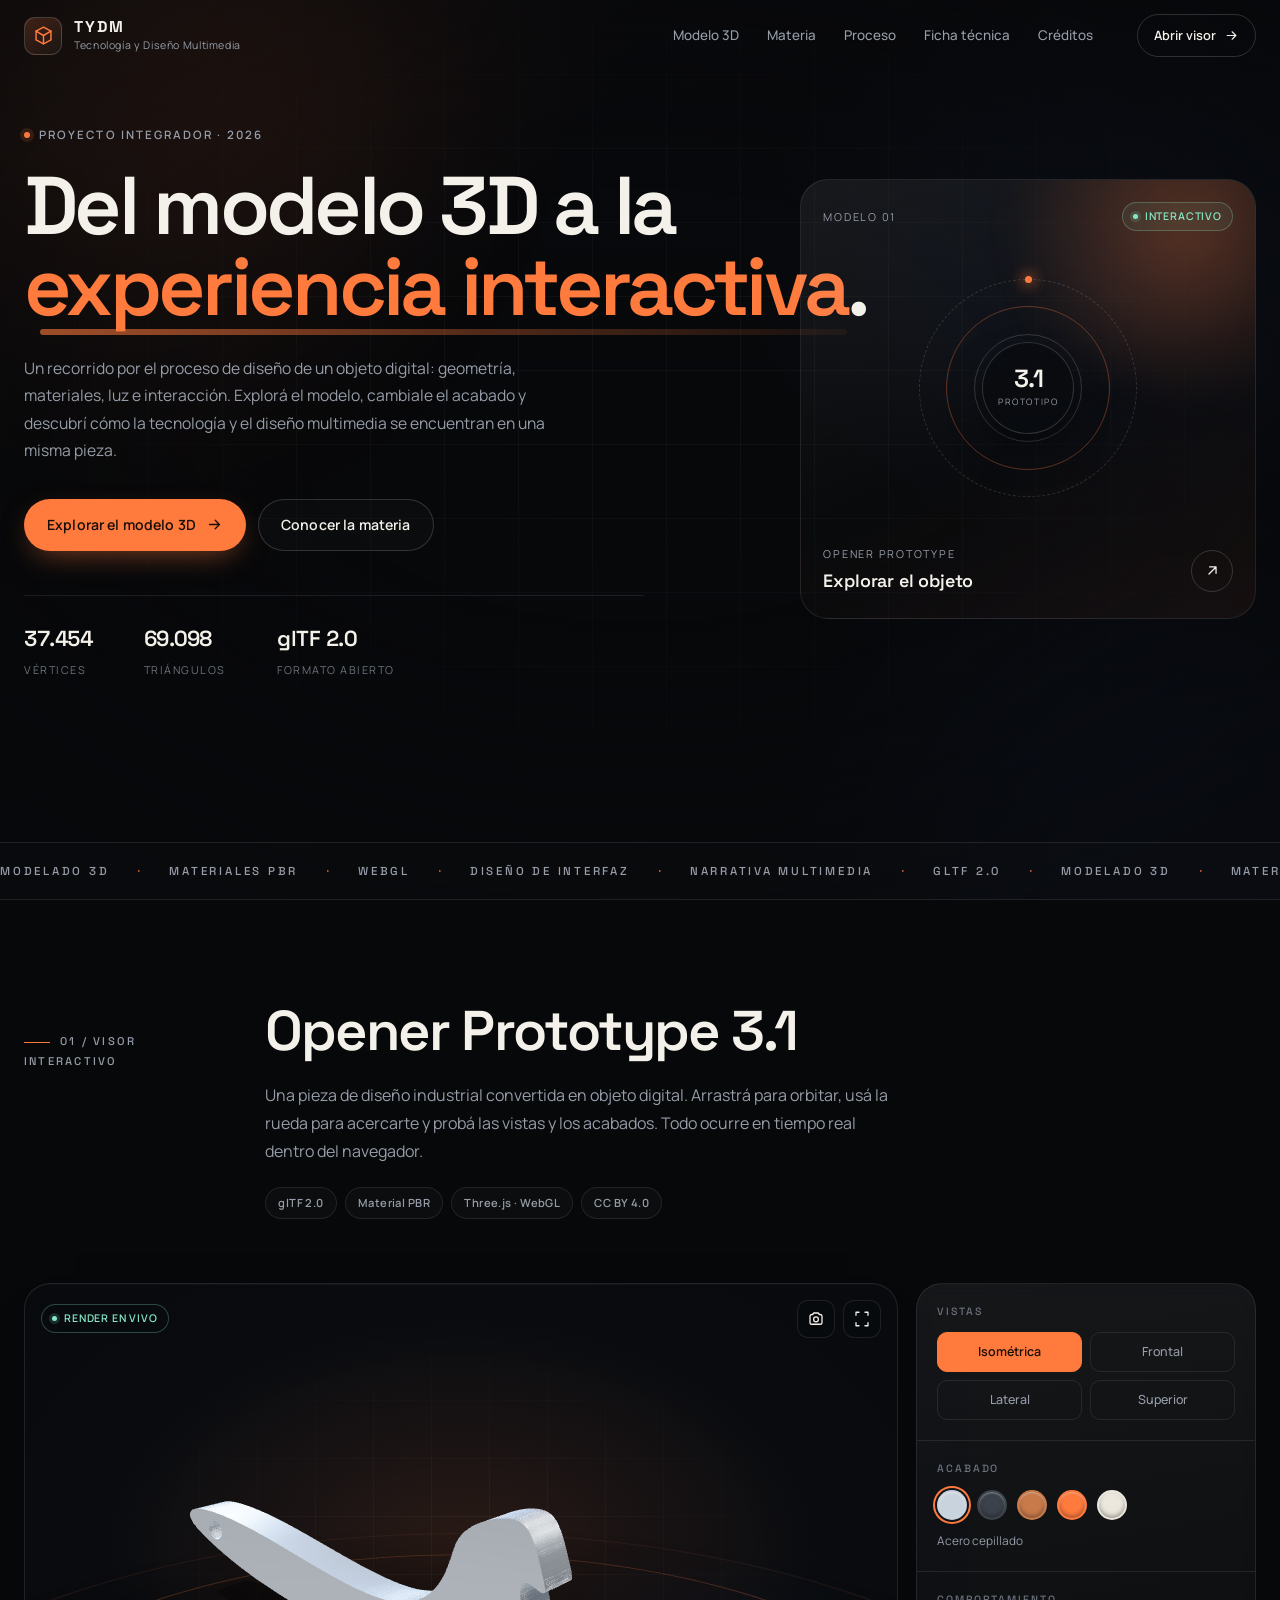
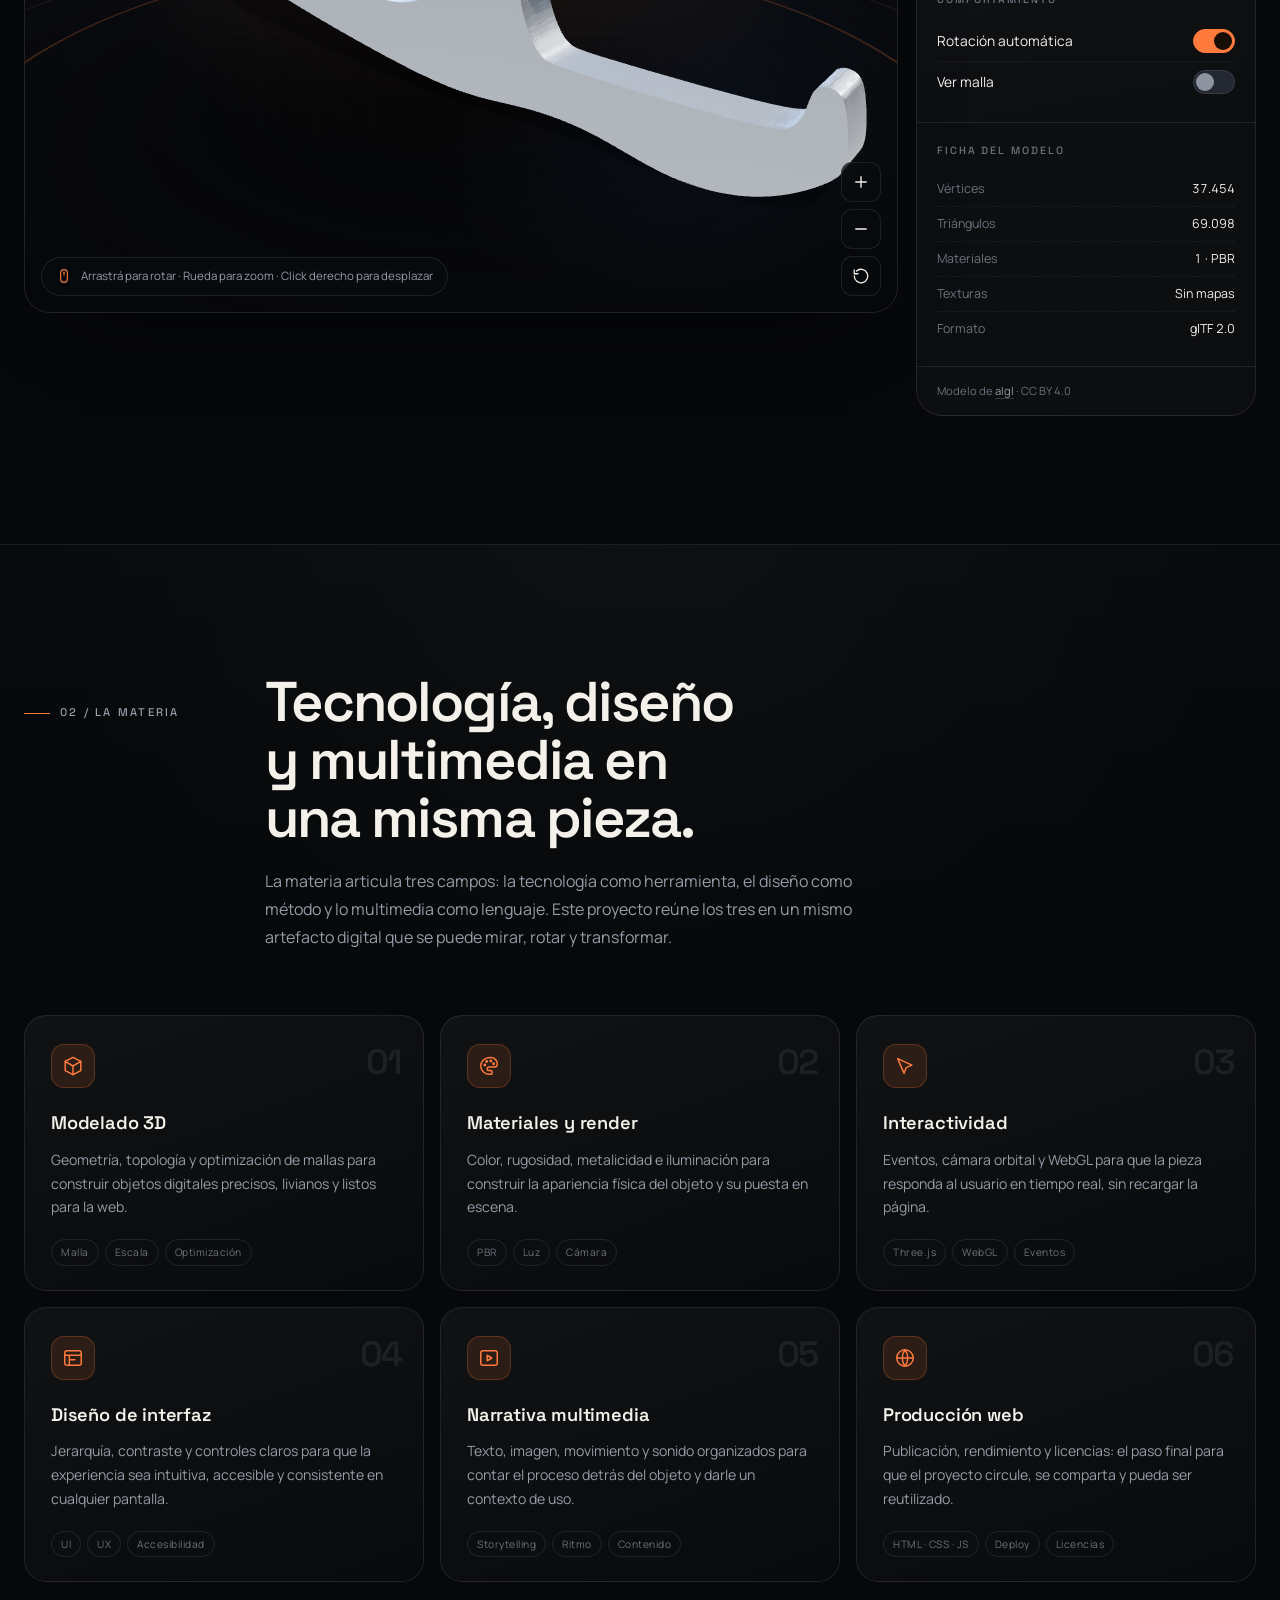
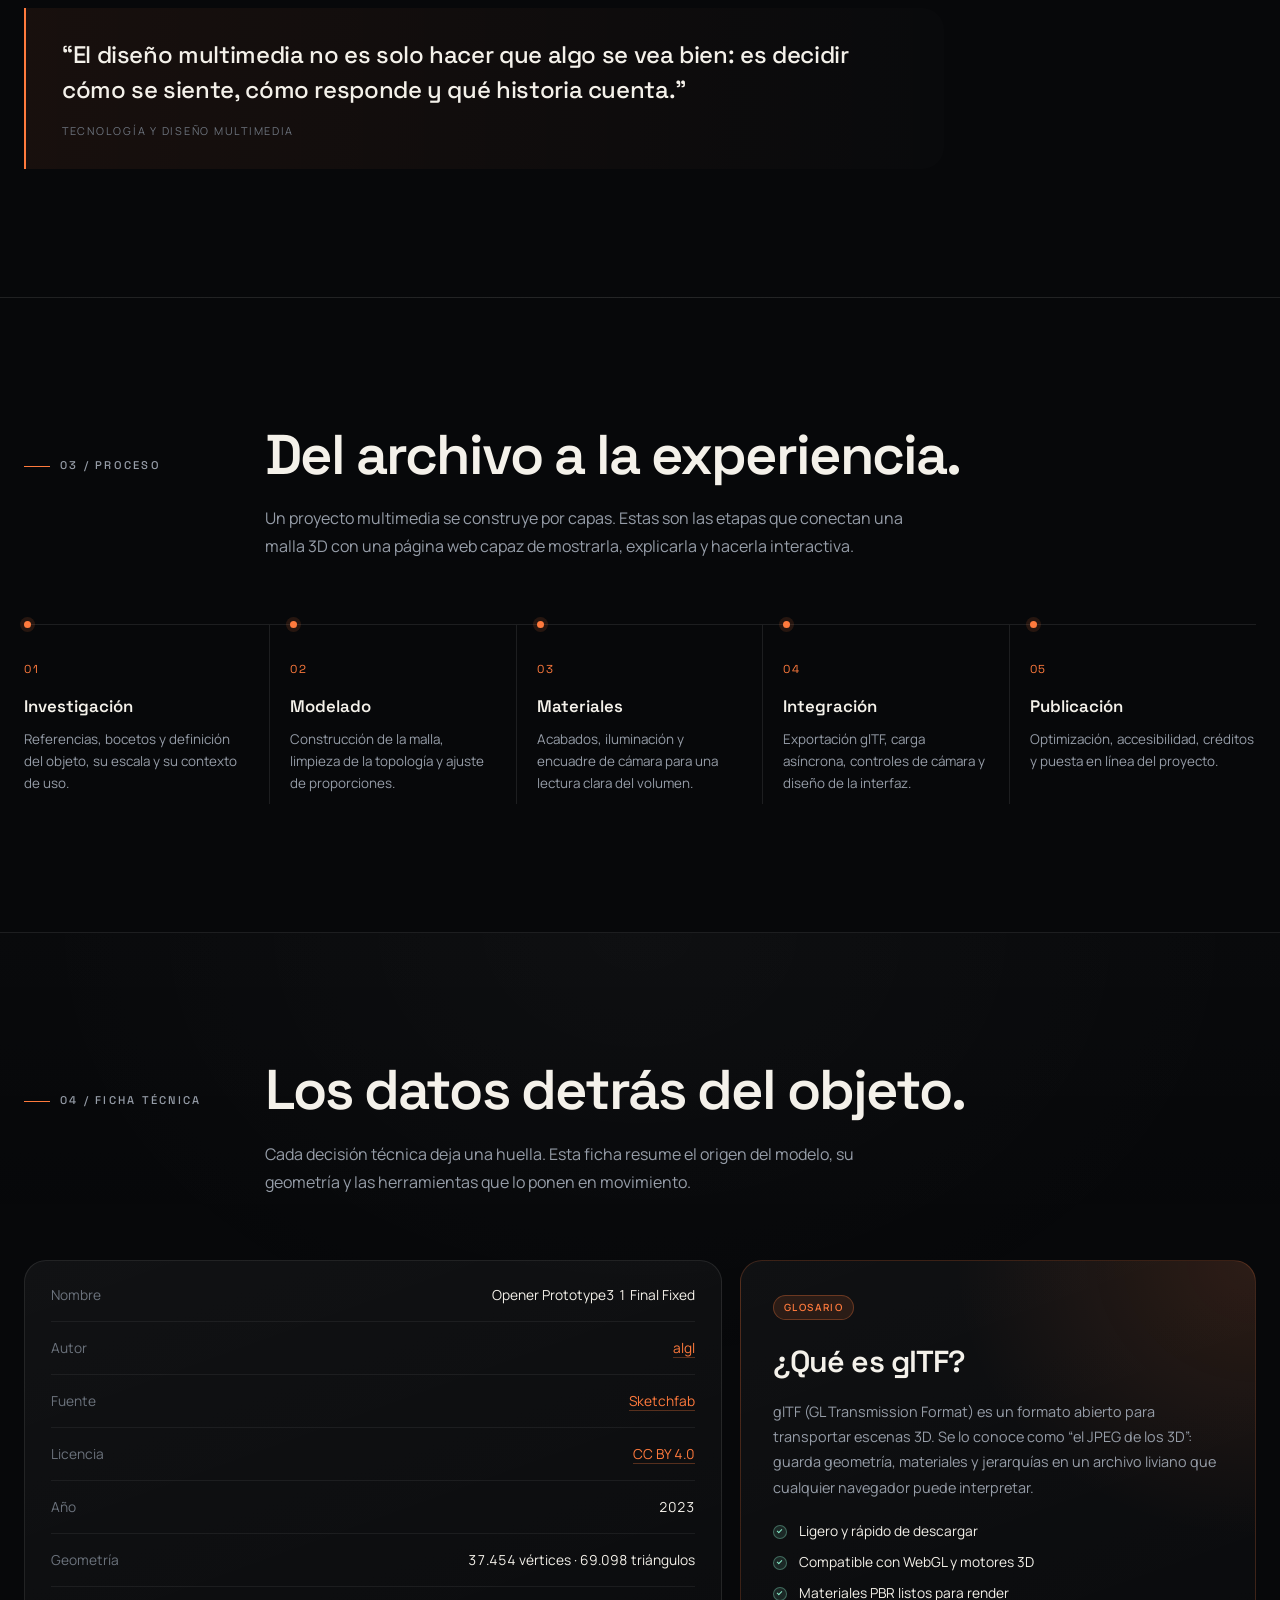
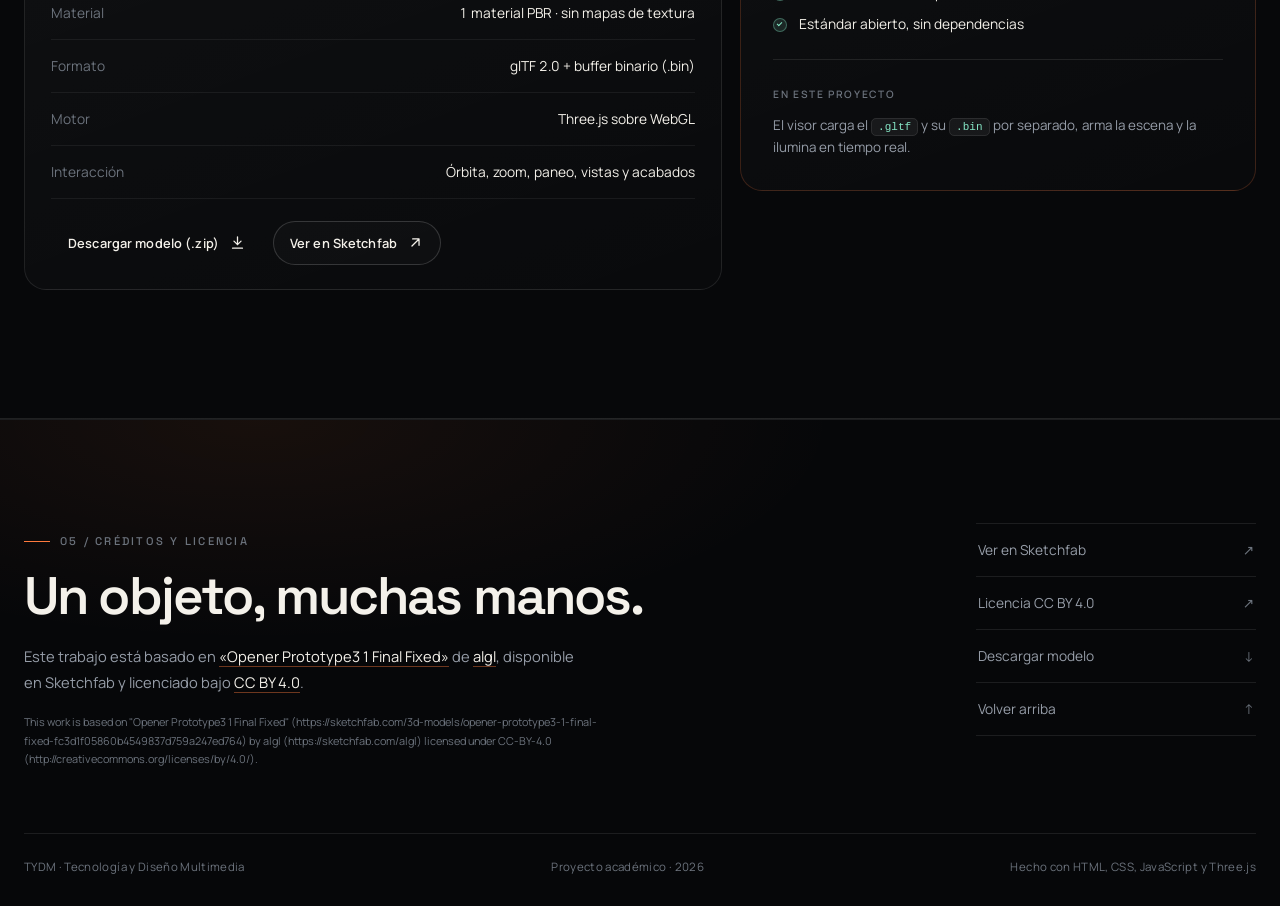
<file: index.html>
<!DOCTYPE html>
<html lang="es">
<head>
  <meta charset="UTF-8">
  <meta name="viewport" content="width=device-width, initial-scale=1.0">
  <meta http-equiv="refresh" content="0; url=./docs/">
  <title>TYDM · Redirigiendo al visor...</title>
  <script>
    window.location.replace("./docs/");
  </script>
</head>
<body style="background:#07080a;color:#f4f1ea;font-family:sans-serif;display:grid;place-items:center;min-height:100vh;margin:0;">
  <p>Redirigiendo a <a href="./docs/" style="color:#ff7a3d;">TYDM / docs</a>...</p>
</body>
</html>
</file>
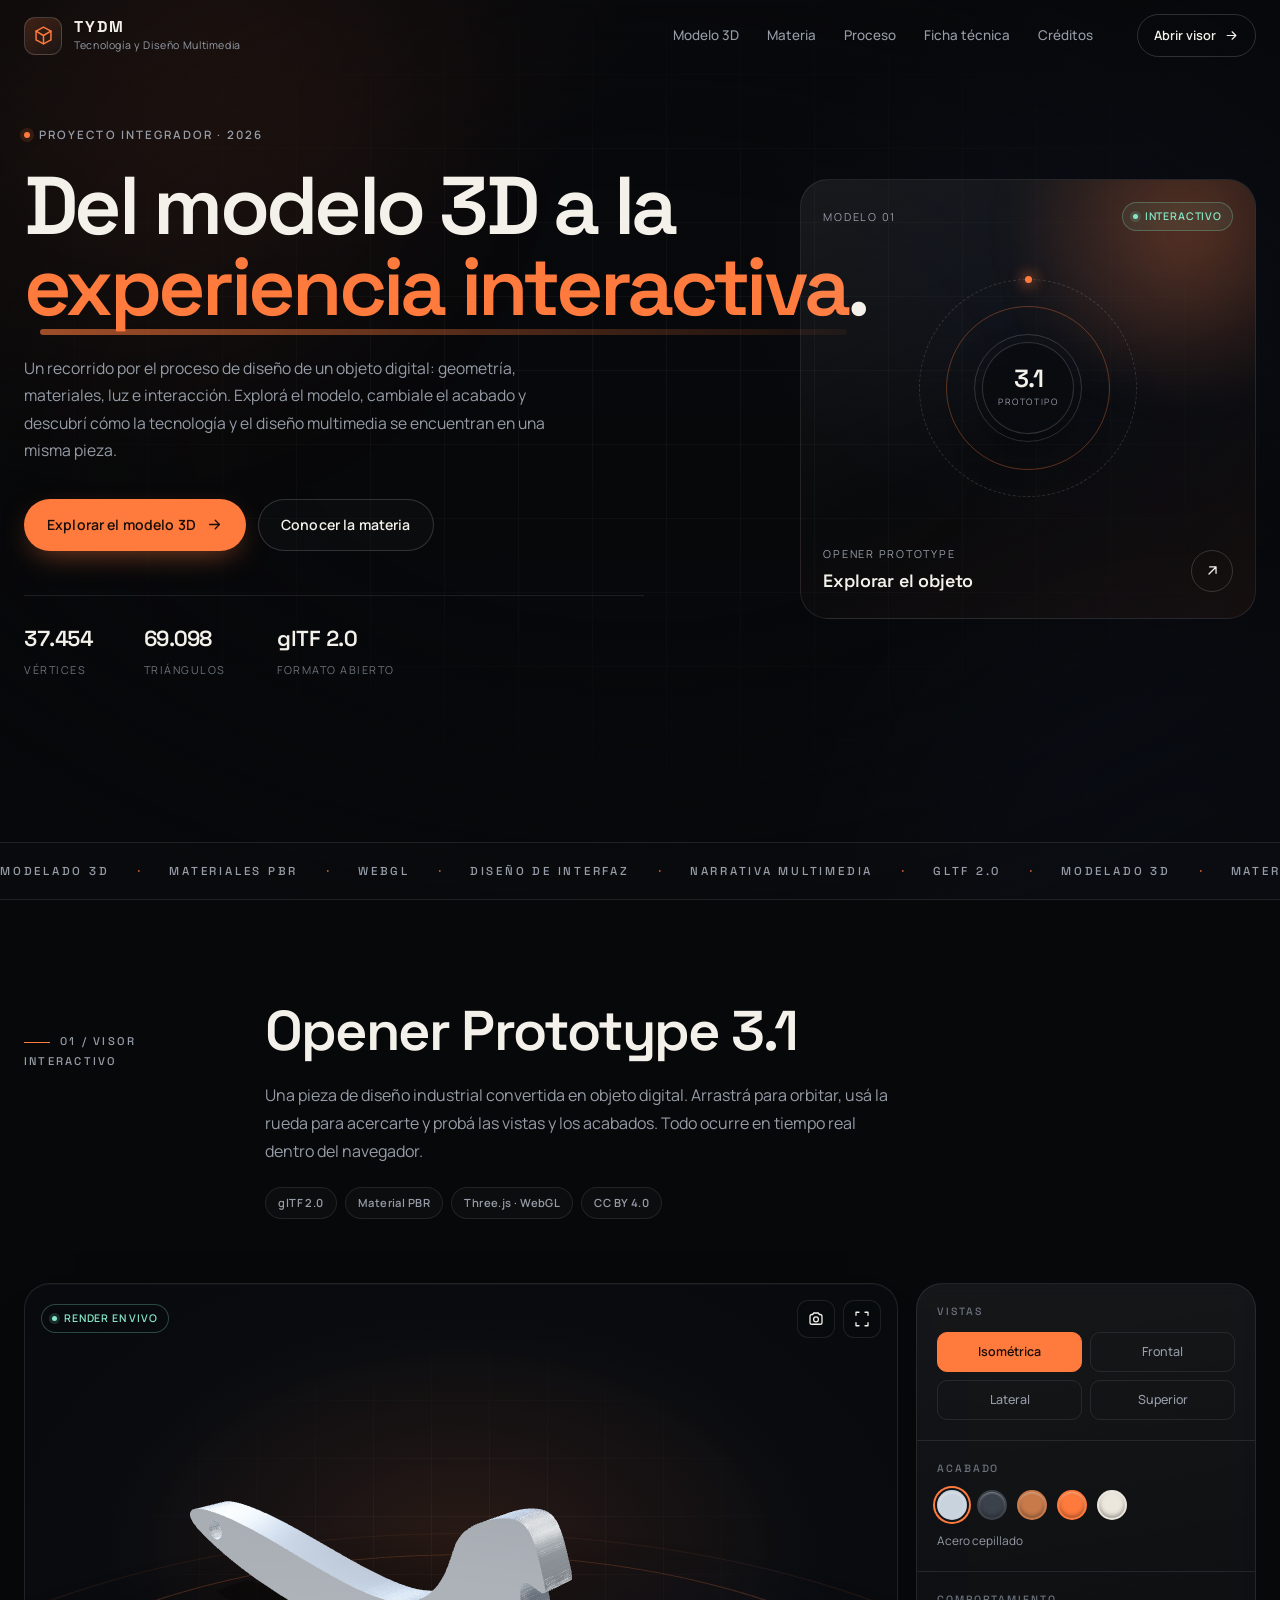
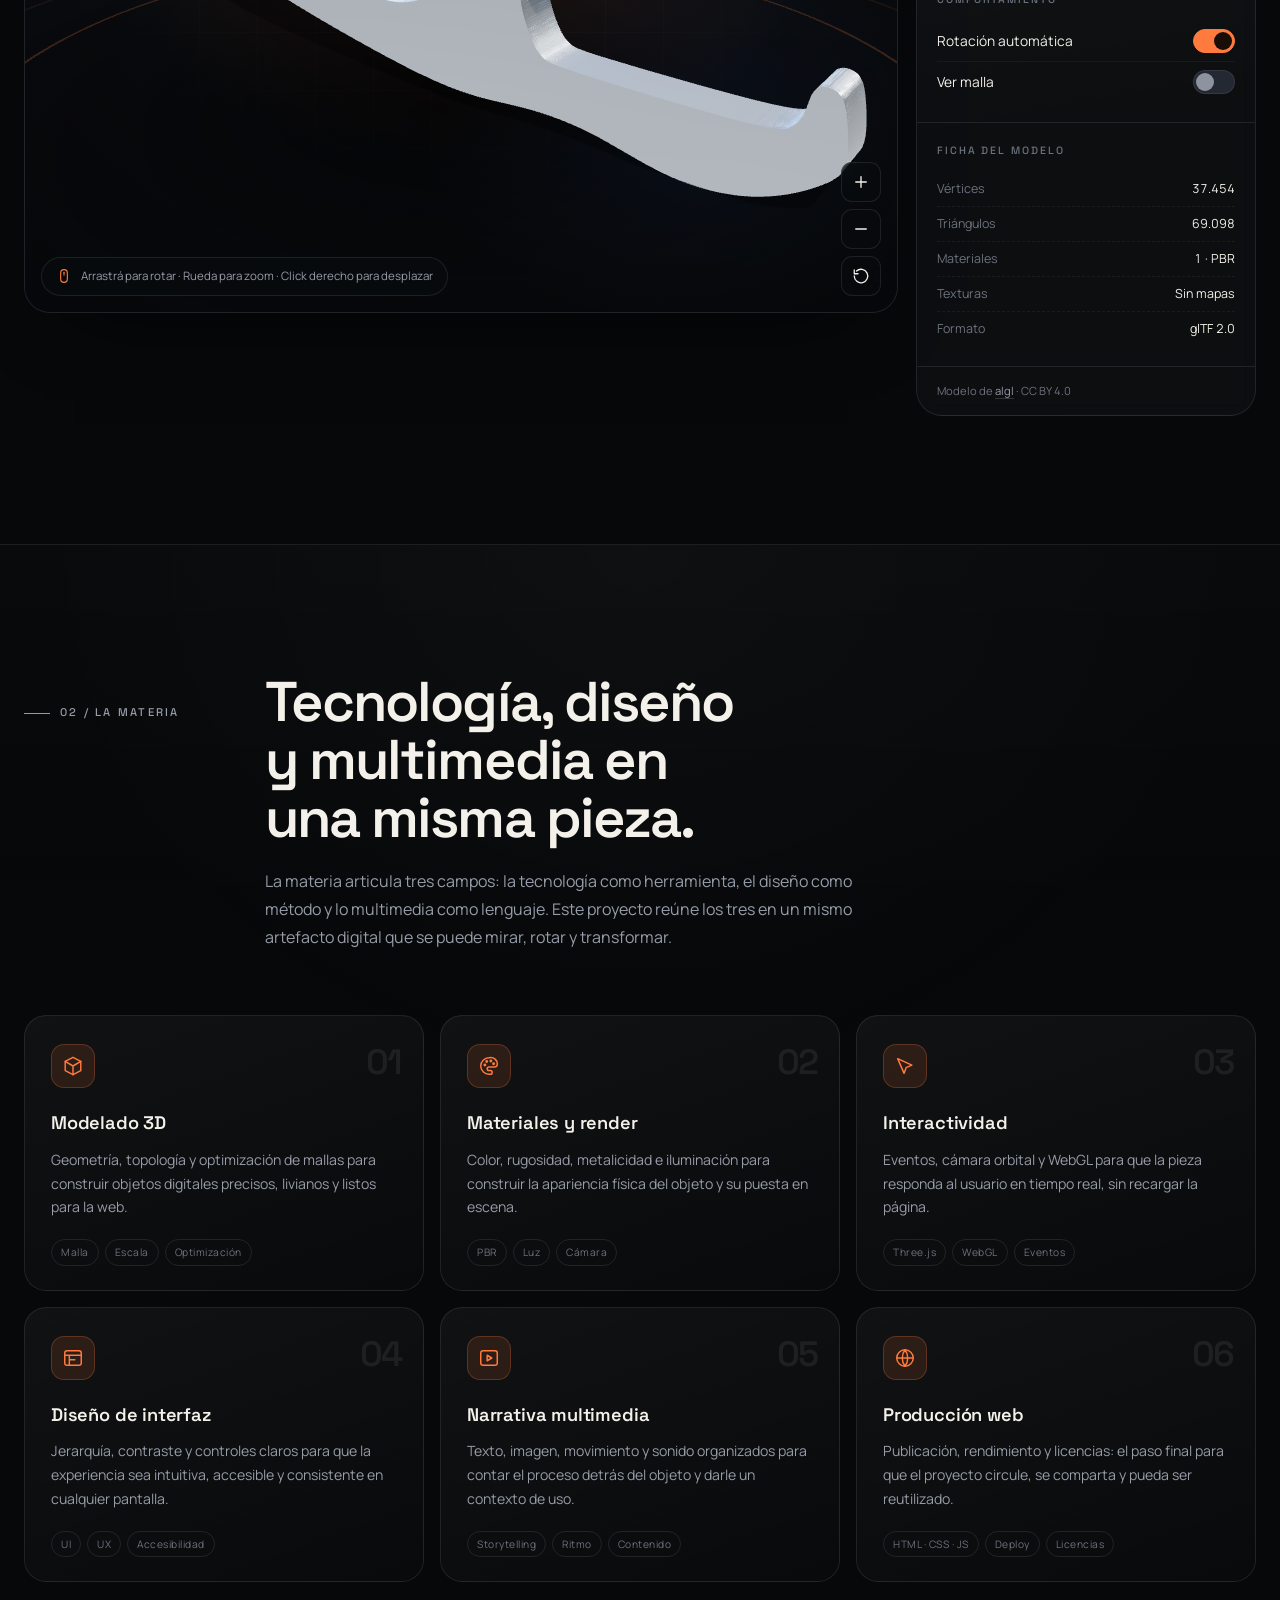
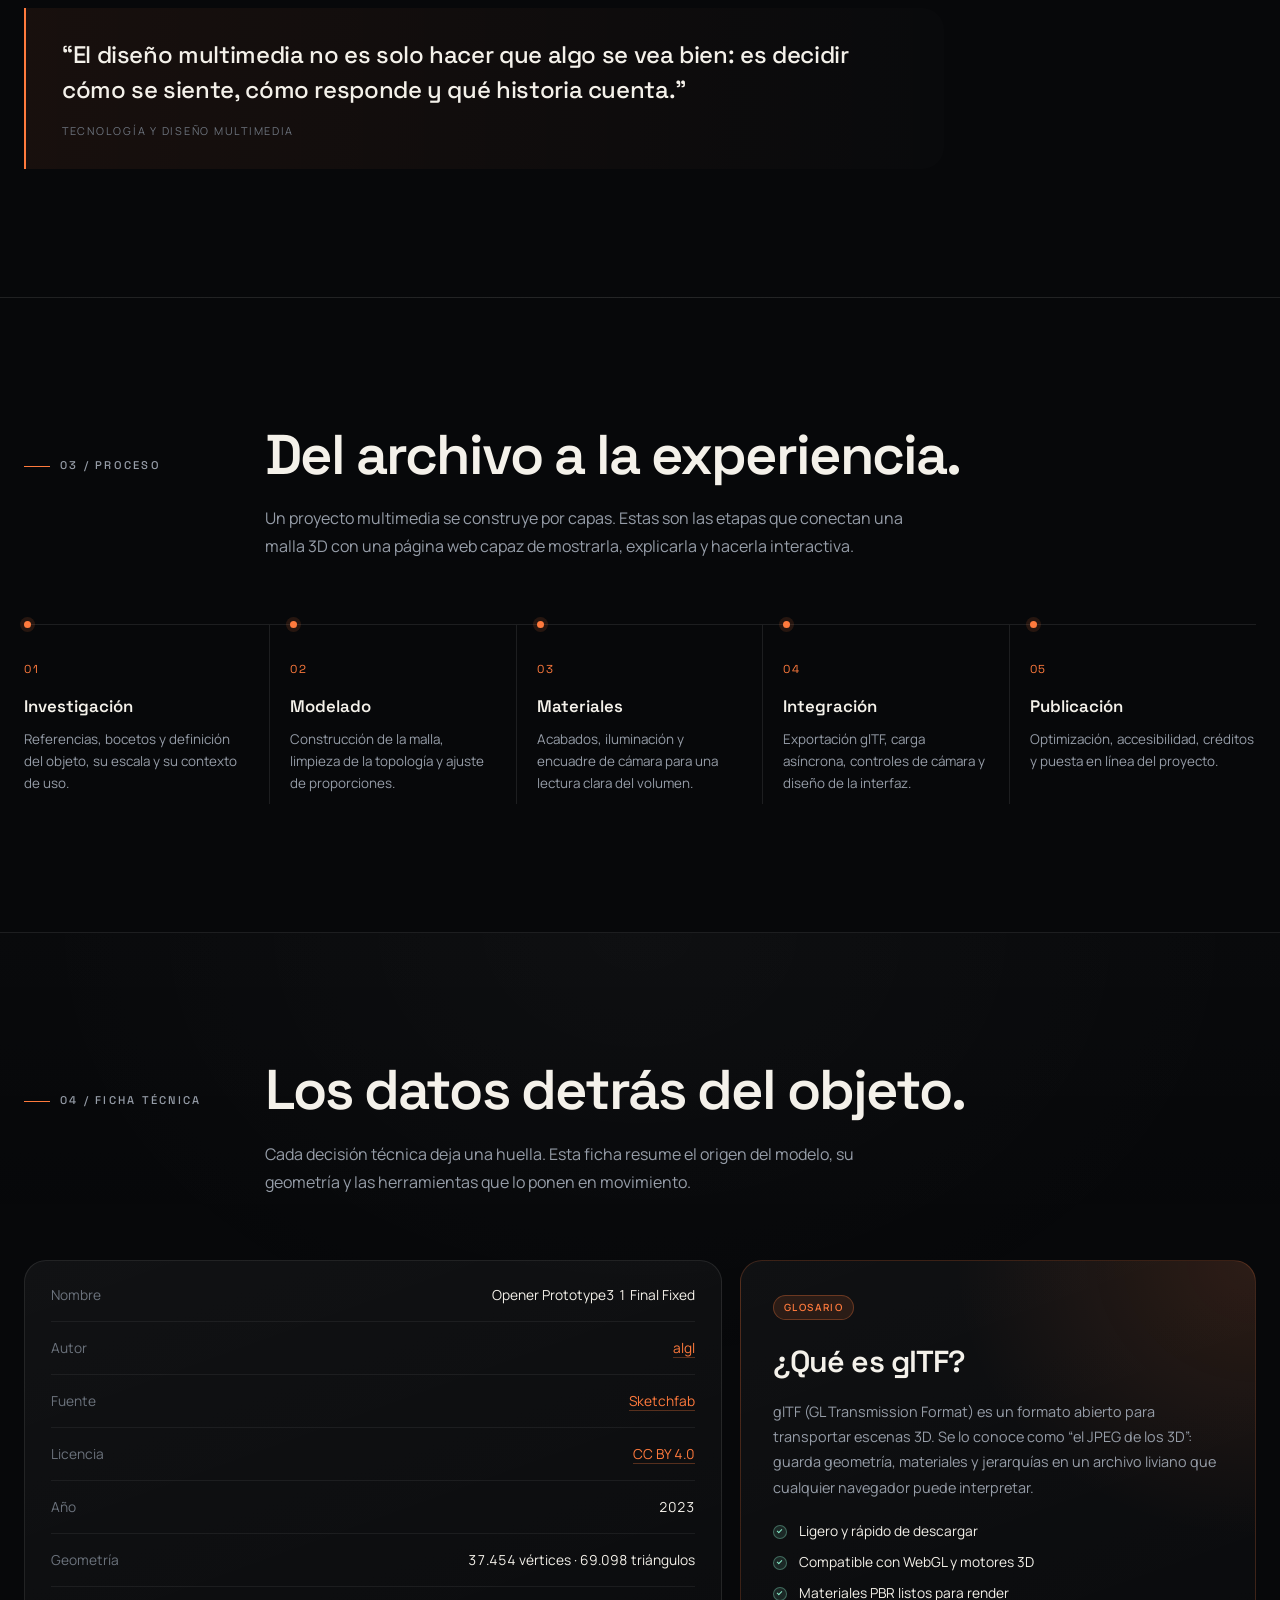
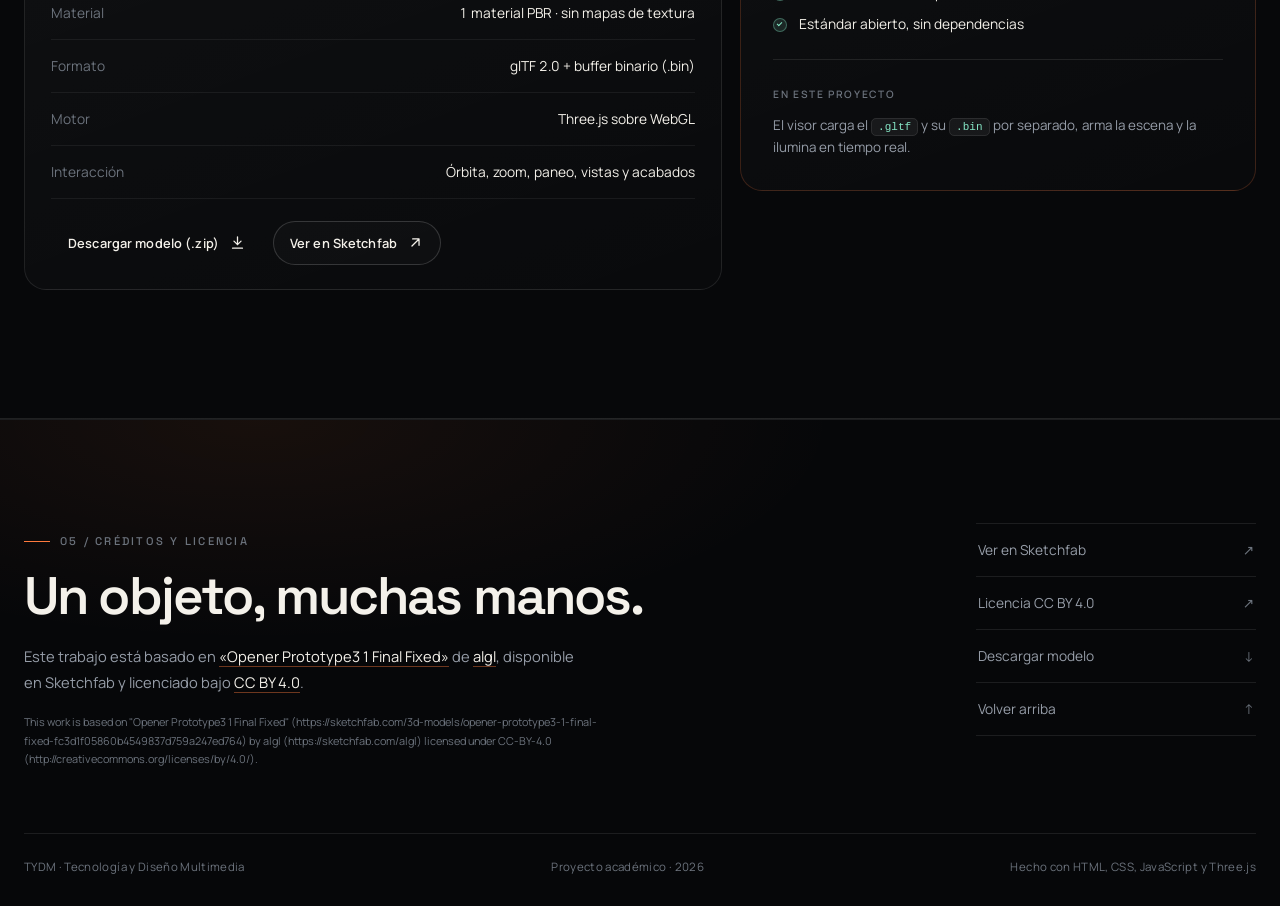
<file: docs/index.html>
<!DOCTYPE html>
<html lang="es">
<head>
  <meta charset="UTF-8">
  <meta name="viewport" content="width=device-width, initial-scale=1.0">
  <title>TYDM · Tecnología y Diseño Multimedia — Opener Prototype 3.1</title>
  <meta name="description" content="Explorador 3D interactivo del modelo Opener Prototype 3.1. Un proyecto de la materia Tecnología y Diseño Multimedia: modelado, materiales, WebGL e interactividad.">
  <meta name="theme-color" content="#07080a">
  <meta property="og:title" content="TYDM · Tecnología y Diseño Multimedia">
  <meta property="og:description" content="Del modelo 3D a la experiencia interactiva. Explorá el Opener Prototype 3.1 en tiempo real.">
  <meta property="og:type" content="website">
  <link rel="icon" href="data:image/svg+xml,%3Csvg xmlns='http://www.w3.org/2000/svg' viewBox='0 0 32 32'%3E%3Crect width='32' height='32' rx='8' fill='%2307080a'/%3E%3Cpath d='M16 6l8 4.5v9L16 24l-8-4.5v-9L16 6z' fill='none' stroke='%23ff7a3d' stroke-width='2' stroke-linejoin='round'/%3E%3Cpath d='M8 10.5l8 4.5 8-4.5M16 24v-9' fill='none' stroke='%23ff7a3d' stroke-width='2' stroke-linejoin='round'/%3E%3C/svg%3E">
  <link rel="preconnect" href="https://fonts.googleapis.com">
  <link rel="preconnect" href="https://fonts.gstatic.com" crossorigin>
  <link href="https://fonts.googleapis.com/css2?family=Manrope:wght@400;500;600;700&family=Space+Grotesk:wght@500;600;700&display=swap" rel="stylesheet">
  <link rel="stylesheet" href="./styles.css">
</head>
<body>

  <header class="site-header" id="top">
    <div class="container header-inner">
      <a href="#top" class="brand" aria-label="TYDM, ir al inicio">
        <span class="brand-mark" aria-hidden="true">
          <svg viewBox="0 0 24 24" fill="none" stroke="currentColor" stroke-width="1.7" stroke-linecap="round" stroke-linejoin="round">
            <path d="M12 2.5 20.5 7v10L12 21.5 3.5 17V7L12 2.5Z"/>
            <path d="m3.5 7 8.5 5 8.5-5M12 21.5v-9.5"/>
          </svg>
        </span>
        <span class="brand-text">
          <strong>TYDM</strong>
          <span>Tecnología y Diseño Multimedia</span>
        </span>
      </a>

      <nav class="site-nav" id="site-nav" aria-label="Navegación principal">
        <a href="#visor">Modelo 3D</a>
        <a href="#materia">Materia</a>
        <a href="#proceso">Proceso</a>
        <a href="#ficha">Ficha técnica</a>
        <a href="#creditos">Créditos</a>
      </nav>

      <a href="#visor" class="header-cta">
        Abrir visor
        <svg viewBox="0 0 24 24" fill="none" stroke="currentColor" stroke-width="1.8" stroke-linecap="round" stroke-linejoin="round" aria-hidden="true"><path d="M5 12h14M13 6l6 6-6 6"/></svg>
      </a>

      <button class="nav-toggle" id="nav-toggle" aria-expanded="false" aria-controls="site-nav" aria-label="Abrir menú">
        <span></span><span></span><span></span>
      </button>
    </div>
  </header>

  <main>

    <!-- ============ HERO ============ -->
    <section class="hero" aria-labelledby="hero-title">
      <div class="hero-bg" aria-hidden="true">
        <div class="hero-grid-lines"></div>
        <div class="glow glow-a"></div>
        <div class="glow glow-b"></div>
        <div class="hero-vignette"></div>
      </div>

      <div class="container hero-grid">
        <div class="hero-copy">
          <p class="eyebrow"><span class="eyebrow-dot"></span> Proyecto integrador · 2026</p>
          <h1 id="hero-title">Del modelo 3D a la <em>experiencia interactiva</em>.</h1>
          <p class="hero-lead">
            Un recorrido por el proceso de diseño de un objeto digital: geometría, materiales,
            luz e interacción. Explorá el modelo, cambiale el acabado y descubrí cómo la
            tecnología y el diseño multimedia se encuentran en una misma pieza.
          </p>

          <div class="hero-actions">
            <a href="#visor" class="btn btn-primary">
              Explorar el modelo 3D
              <svg viewBox="0 0 24 24" fill="none" stroke="currentColor" stroke-width="1.8" stroke-linecap="round" stroke-linejoin="round" aria-hidden="true"><path d="M5 12h14M13 6l6 6-6 6"/></svg>
            </a>
            <a href="#materia" class="btn btn-ghost">Conocer la materia</a>
          </div>

          <ul class="hero-stats" aria-label="Datos del modelo">
            <li><strong data-count="37454">37.454</strong><span>vértices</span></li>
            <li><strong data-count="69098">69.098</strong><span>triángulos</span></li>
            <li><strong>glTF 2.0</strong><span>formato abierto</span></li>
          </ul>
        </div>

        <a href="#visor" class="hero-card" aria-label="Ir al visor 3D interactivo">
          <div class="hero-card-top">
            <span>Modelo 01</span>
            <span class="live-chip"><i></i> Interactivo</span>
          </div>

          <div class="orbit" aria-hidden="true">
            <span class="ring ring-1"></span>
            <span class="ring ring-2"></span>
            <span class="ring ring-3"></span>
            <span class="orbit-spinner"></span>
            <span class="orbit-core"><strong>3.1</strong><small>prototipo</small></span>
          </div>

          <div class="hero-card-bottom">
            <div>
              <p class="card-kicker">Opener Prototype</p>
              <p class="card-title">Explorar el objeto</p>
            </div>
            <span class="card-arrow" aria-hidden="true">
              <svg viewBox="0 0 24 24" fill="none" stroke="currentColor" stroke-width="1.8" stroke-linecap="round" stroke-linejoin="round"><path d="M7 17 17 7M8 7h9v9"/></svg>
            </span>
          </div>
        </a>
      </div>

      <div class="marquee" aria-hidden="true">
        <div class="marquee-track">
          <div class="marquee-group">
            <span>Modelado 3D</span><i>·</i><span>Materiales PBR</span><i>·</i><span>WebGL</span><i>·</i><span>Diseño de interfaz</span><i>·</i><span>Narrativa multimedia</span><i>·</i><span>glTF 2.0</span><i>·</i>
          </div>
          <div class="marquee-group">
            <span>Modelado 3D</span><i>·</i><span>Materiales PBR</span><i>·</i><span>WebGL</span><i>·</i><span>Diseño de interfaz</span><i>·</i><span>Narrativa multimedia</span><i>·</i><span>glTF 2.0</span><i>·</i>
          </div>
        </div>
      </div>
    </section>

    <!-- ============ VISOR ============ -->
    <section class="section viewer-section" id="visor" aria-labelledby="visor-title">
      <div class="container">
        <div class="section-head reveal">
          <p class="section-label">01 / Visor interactivo</p>
          <div>
            <h2 id="visor-title">Opener Prototype 3.1</h2>
            <p>
              Una pieza de diseño industrial convertida en objeto digital. Arrastrá para orbitar,
              usá la rueda para acercarte y probá las vistas y los acabados. Todo ocurre en tiempo
              real dentro del navegador.
            </p>
            <div class="chips">
              <span class="chip">glTF 2.0</span>
              <span class="chip">Material PBR</span>
              <span class="chip">Three.js · WebGL</span>
              <span class="chip">CC BY 4.0</span>
            </div>
          </div>
        </div>

        <div class="viewer-grid reveal">
          <div class="stage" id="stage">
            <div class="stage-grid" aria-hidden="true"></div>

            <canvas id="scene" tabindex="0" aria-label="Visor 3D interactivo del modelo Opener Prototype 3.1. Arrastrá para rotar, usá la rueda para hacer zoom."></canvas>

            <div class="stage-top">
              <span class="live-chip"><i></i> Render en vivo</span>
              <div class="stage-tools">
                <button type="button" class="icon-btn" id="btn-capture" aria-label="Descargar una captura del modelo" title="Descargar captura">
                  <svg viewBox="0 0 24 24" fill="none" stroke="currentColor" stroke-width="1.7" stroke-linecap="round" stroke-linejoin="round" aria-hidden="true"><path d="M4 8.5A2.5 2.5 0 0 1 6.5 6h1L9 4h6l1.5 2h1A2.5 2.5 0 0 1 20 8.5v8A2.5 2.5 0 0 1 17.5 19h-11A2.5 2.5 0 0 1 4 16.5v-8Z"/><circle cx="12" cy="12.5" r="3.2"/></svg>
                </button>
                <button type="button" class="icon-btn" id="btn-fullscreen" aria-label="Pantalla completa" title="Pantalla completa" aria-pressed="false">
                  <svg viewBox="0 0 24 24" fill="none" stroke="currentColor" stroke-width="1.7" stroke-linecap="round" stroke-linejoin="round" aria-hidden="true"><path d="M8 3H4v4M16 3h4v4M8 21H4v-4M16 21h4v-4"/></svg>
                </button>
              </div>
            </div>

            <div class="stage-hint">
              <svg viewBox="0 0 24 24" fill="none" stroke="currentColor" stroke-width="1.7" stroke-linecap="round" stroke-linejoin="round" aria-hidden="true"><rect x="7" y="2.5" width="10" height="19" rx="5"/><path d="M12 6.5v4"/></svg>
              <span class="hint-full">Arrastrá para rotar · Rueda para zoom · Click derecho para desplazar</span>
              <span class="hint-short">Tocá y arrastrá para rotar</span>
            </div>

            <div class="zoom-controls" role="group" aria-label="Controles de cámara">
              <button type="button" class="icon-btn" id="btn-zoom-in" aria-label="Acercar" title="Acercar">
                <svg viewBox="0 0 24 24" fill="none" stroke="currentColor" stroke-width="1.8" stroke-linecap="round" aria-hidden="true"><path d="M12 5v14M5 12h14"/></svg>
              </button>
              <button type="button" class="icon-btn" id="btn-zoom-out" aria-label="Alejar" title="Alejar">
                <svg viewBox="0 0 24 24" fill="none" stroke="currentColor" stroke-width="1.8" stroke-linecap="round" aria-hidden="true"><path d="M5 12h14"/></svg>
              </button>
              <button type="button" class="icon-btn" id="btn-reset-view" aria-label="Restablecer vista" title="Restablecer vista">
                <svg viewBox="0 0 24 24" fill="none" stroke="currentColor" stroke-width="1.7" stroke-linecap="round" stroke-linejoin="round" aria-hidden="true"><path d="M3 12a9 9 0 1 0 3-6.7M3 4v5h5"/></svg>
              </button>
            </div>

            <div class="loader" id="loader" role="status" aria-live="polite">
              <div class="loader-ring" aria-hidden="true"></div>
              <p>Cargando modelo 3D…</p>
              <div class="loader-bar" aria-hidden="true"><span id="loader-fill"></span></div>
              <span class="loader-pct" id="loader-pct">0%</span>
            </div>

            <div class="stage-error" id="stage-error" hidden>
              <strong>No se pudo cargar el modelo</strong>
              <p>Si abriste el archivo con <code>file://</code>, necesitás un servidor local. En la carpeta del proyecto ejecutá <code>python -m http.server</code> y entrá a <code>http://localhost:8000/docs/</code>.</p>
            </div>

            <div class="stage-toast" id="toast" role="status" aria-live="polite"></div>
          </div>

          <aside class="control-panel" aria-label="Controles del visor">
            <div class="panel-block">
              <h3>Vistas</h3>
              <div class="view-buttons" role="group" aria-label="Vistas de cámara">
                <button type="button" data-view="iso" class="is-active">Isométrica</button>
                <button type="button" data-view="front">Frontal</button>
                <button type="button" data-view="side">Lateral</button>
                <button type="button" data-view="top">Superior</button>
              </div>
            </div>

            <div class="panel-block">
              <h3>Acabado</h3>
              <div class="swatches" role="group" aria-label="Color y material">
                <button type="button" class="swatch is-active" data-finish="steel" style="--sw:#c9d3dd" aria-label="Acero cepillado" title="Acero cepillado"></button>
                <button type="button" class="swatch" data-finish="graphite" style="--sw:#3c424b" aria-label="Grafito mate" title="Grafito mate"></button>
                <button type="button" class="swatch" data-finish="copper" style="--sw:#c97a4a" aria-label="Cobre pulido" title="Cobre pulido"></button>
                <button type="button" class="swatch" data-finish="orange" style="--sw:#ff7a3d" aria-label="Naranja técnico" title="Naranja técnico"></button>
                <button type="button" class="swatch" data-finish="bone" style="--sw:#ece7dd" aria-label="Blanco hueso" title="Blanco hueso"></button>
              </div>
              <p class="finish-name" id="finish-name">Acero cepillado</p>
            </div>

            <div class="panel-block">
              <h3>Comportamiento</h3>
              <label class="switch-row">
                <span>Rotación automática</span>
                <input type="checkbox" id="toggle-rotate" checked>
                <span class="switch" aria-hidden="true"></span>
              </label>
              <label class="switch-row">
                <span>Ver malla</span>
                <input type="checkbox" id="toggle-wire">
                <span class="switch" aria-hidden="true"></span>
              </label>
            </div>

            <div class="panel-block">
              <h3>Ficha del modelo</h3>
              <dl class="panel-data">
                <div><dt>Vértices</dt><dd>37.454</dd></div>
                <div><dt>Triángulos</dt><dd>69.098</dd></div>
                <div><dt>Materiales</dt><dd>1 · PBR</dd></div>
                <div><dt>Texturas</dt><dd>Sin mapas</dd></div>
                <div><dt>Formato</dt><dd>glTF 2.0</dd></div>
              </dl>
            </div>

            <p class="panel-credit">
              Modelo de <a href="https://sketchfab.com/algl" target="_blank" rel="noopener">algl</a> · CC BY 4.0
            </p>
          </aside>
        </div>
      </div>
    </section>

    <!-- ============ MATERIA ============ -->
    <section class="section section-alt" id="materia" aria-labelledby="materia-title">
      <div class="container">
        <div class="section-head reveal">
          <p class="section-label">02 / La materia</p>
          <div>
            <h2 id="materia-title">Tecnología, diseño y multimedia en una misma pieza.</h2>
            <p>
              La materia articula tres campos: la tecnología como herramienta, el diseño como método
              y lo multimedia como lenguaje. Este proyecto reúne los tres en un mismo artefacto
              digital que se puede mirar, rotar y transformar.
            </p>
          </div>
        </div>

        <div class="topic-grid">
          <article class="topic-card reveal">
            <span class="topic-num" aria-hidden="true">01</span>
            <span class="topic-icon" aria-hidden="true">
              <svg viewBox="0 0 24 24" fill="none" stroke="currentColor" stroke-width="1.6" stroke-linecap="round" stroke-linejoin="round"><path d="M12 2.5 20.5 7v10L12 21.5 3.5 17V7L12 2.5Z"/><path d="m3.5 7 8.5 5 8.5-5M12 21.5v-9.5"/></svg>
            </span>
            <h3>Modelado 3D</h3>
            <p>Geometría, topología y optimización de mallas para construir objetos digitales precisos, livianos y listos para la web.</p>
            <ul class="tags"><li>Malla</li><li>Escala</li><li>Optimización</li></ul>
          </article>

          <article class="topic-card reveal">
            <span class="topic-num" aria-hidden="true">02</span>
            <span class="topic-icon" aria-hidden="true">
              <svg viewBox="0 0 24 24" fill="none" stroke="currentColor" stroke-width="1.6" stroke-linecap="round" stroke-linejoin="round"><path d="M12 3a9 9 0 1 0 0 18h1.5a2 2 0 0 0 0-4H12a2 2 0 0 1 0-4h6a3 3 0 0 0 3-3 7 7 0 0 0-9-7Z"/><circle cx="7.5" cy="11" r=".8"/><circle cx="9.5" cy="7" r=".8"/><circle cx="14" cy="6.5" r=".8"/><circle cx="17" cy="9.5" r=".8"/></svg>
            </span>
            <h3>Materiales y render</h3>
            <p>Color, rugosidad, metalicidad e iluminación para construir la apariencia física del objeto y su puesta en escena.</p>
            <ul class="tags"><li>PBR</li><li>Luz</li><li>Cámara</li></ul>
          </article>

          <article class="topic-card reveal">
            <span class="topic-num" aria-hidden="true">03</span>
            <span class="topic-icon" aria-hidden="true">
              <svg viewBox="0 0 24 24" fill="none" stroke="currentColor" stroke-width="1.6" stroke-linecap="round" stroke-linejoin="round"><path d="M4 4l7 16 2.2-6.2L19.5 11 4 4Z"/></svg>
            </span>
            <h3>Interactividad</h3>
            <p>Eventos, cámara orbital y WebGL para que la pieza responda al usuario en tiempo real, sin recargar la página.</p>
            <ul class="tags"><li>Three.js</li><li>WebGL</li><li>Eventos</li></ul>
          </article>

          <article class="topic-card reveal">
            <span class="topic-num" aria-hidden="true">04</span>
            <span class="topic-icon" aria-hidden="true">
              <svg viewBox="0 0 24 24" fill="none" stroke="currentColor" stroke-width="1.6" stroke-linecap="round" stroke-linejoin="round"><rect x="3" y="4" width="18" height="16" rx="2.5"/><path d="M3 9h18M8 9v11M8 14h6"/></svg>
            </span>
            <h3>Diseño de interfaz</h3>
            <p>Jerarquía, contraste y controles claros para que la experiencia sea intuitiva, accesible y consistente en cualquier pantalla.</p>
            <ul class="tags"><li>UI</li><li>UX</li><li>Accesibilidad</li></ul>
          </article>

          <article class="topic-card reveal">
            <span class="topic-num" aria-hidden="true">05</span>
            <span class="topic-icon" aria-hidden="true">
              <svg viewBox="0 0 24 24" fill="none" stroke="currentColor" stroke-width="1.6" stroke-linecap="round" stroke-linejoin="round"><rect x="3" y="4" width="18" height="16" rx="2.5"/><path d="m10 9 5 3-5 3V9Z"/></svg>
            </span>
            <h3>Narrativa multimedia</h3>
            <p>Texto, imagen, movimiento y sonido organizados para contar el proceso detrás del objeto y darle un contexto de uso.</p>
            <ul class="tags"><li>Storytelling</li><li>Ritmo</li><li>Contenido</li></ul>
          </article>

          <article class="topic-card reveal">
            <span class="topic-num" aria-hidden="true">06</span>
            <span class="topic-icon" aria-hidden="true">
              <svg viewBox="0 0 24 24" fill="none" stroke="currentColor" stroke-width="1.6" stroke-linecap="round" stroke-linejoin="round"><circle cx="12" cy="12" r="9"/><path d="M3 12h18M12 3a15 15 0 0 1 0 18 15 15 0 0 1 0-18Z"/></svg>
            </span>
            <h3>Producción web</h3>
            <p>Publicación, rendimiento y licencias: el paso final para que el proyecto circule, se comparta y pueda ser reutilizado.</p>
            <ul class="tags"><li>HTML · CSS · JS</li><li>Deploy</li><li>Licencias</li></ul>
          </article>
        </div>

        <blockquote class="quote reveal">
          <p>“El diseño multimedia no es solo hacer que algo se vea bien: es decidir cómo se siente, cómo responde y qué historia cuenta.”</p>
          <cite>Tecnología y Diseño Multimedia</cite>
        </blockquote>
      </div>
    </section>

    <!-- ============ PROCESO ============ -->
    <section class="section" id="proceso" aria-labelledby="proceso-title">
      <div class="container">
        <div class="section-head reveal">
          <p class="section-label">03 / Proceso</p>
          <div>
            <h2 id="proceso-title">Del archivo a la experiencia.</h2>
            <p>
              Un proyecto multimedia se construye por capas. Estas son las etapas que conectan
              una malla 3D con una página web capaz de mostrarla, explicarla y hacerla interactiva.
            </p>
          </div>
        </div>

        <ol class="process-grid">
          <li class="process-step reveal">
            <span class="step-num">01</span>
            <h3>Investigación</h3>
            <p>Referencias, bocetos y definición del objeto, su escala y su contexto de uso.</p>
          </li>
          <li class="process-step reveal">
            <span class="step-num">02</span>
            <h3>Modelado</h3>
            <p>Construcción de la malla, limpieza de la topología y ajuste de proporciones.</p>
          </li>
          <li class="process-step reveal">
            <span class="step-num">03</span>
            <h3>Materiales</h3>
            <p>Acabados, iluminación y encuadre de cámara para una lectura clara del volumen.</p>
          </li>
          <li class="process-step reveal">
            <span class="step-num">04</span>
            <h3>Integración</h3>
            <p>Exportación glTF, carga asíncrona, controles de cámara y diseño de la interfaz.</p>
          </li>
          <li class="process-step reveal">
            <span class="step-num">05</span>
            <h3>Publicación</h3>
            <p>Optimización, accesibilidad, créditos y puesta en línea del proyecto.</p>
          </li>
        </ol>
      </div>
    </section>

    <!-- ============ FICHA ============ -->
    <section class="section section-alt" id="ficha" aria-labelledby="ficha-title">
      <div class="container">
        <div class="section-head reveal">
          <p class="section-label">04 / Ficha técnica</p>
          <div>
            <h2 id="ficha-title">Los datos detrás del objeto.</h2>
            <p>
              Cada decisión técnica deja una huella. Esta ficha resume el origen del modelo,
              su geometría y las herramientas que lo ponen en movimiento.
            </p>
          </div>
        </div>

        <div class="ficha-grid">
          <div class="ficha-card reveal">
            <dl class="ficha-list">
              <div><dt>Nombre</dt><dd>Opener Prototype3 1 Final Fixed</dd></div>
              <div><dt>Autor</dt><dd><a href="https://sketchfab.com/algl" target="_blank" rel="noopener">algl</a></dd></div>
              <div><dt>Fuente</dt><dd><a href="https://sketchfab.com/3d-models/opener-prototype3-1-final-fixed-fc3d1f05860b4549837d759a247ed764" target="_blank" rel="noopener">Sketchfab</a></dd></div>
              <div><dt>Licencia</dt><dd><a href="https://creativecommons.org/licenses/by/4.0/" target="_blank" rel="noopener">CC BY 4.0</a></dd></div>
              <div><dt>Año</dt><dd>2023</dd></div>
              <div><dt>Geometría</dt><dd>37.454 vértices · 69.098 triángulos</dd></div>
              <div><dt>Material</dt><dd>1 material PBR · sin mapas de textura</dd></div>
              <div><dt>Formato</dt><dd>glTF 2.0 + buffer binario (.bin)</dd></div>
              <div><dt>Motor</dt><dd>Three.js sobre WebGL</dd></div>
              <div><dt>Interacción</dt><dd>Órbita, zoom, paneo, vistas y acabados</dd></div>
            </dl>
            <div class="ficha-actions">
              <a class="btn btn-small" href="./models/opener_prototype3_1_final_fixed.zip" download>
                Descargar modelo (.zip)
                <svg viewBox="0 0 24 24" fill="none" stroke="currentColor" stroke-width="1.8" stroke-linecap="round" stroke-linejoin="round" aria-hidden="true"><path d="M12 4v11M7 10l5 5 5-5M5 20h14"/></svg>
              </a>
              <a class="btn btn-small btn-ghost" href="https://sketchfab.com/3d-models/opener-prototype3-1-final-fixed-fc3d1f05860b4549837d759a247ed764" target="_blank" rel="noopener">
                Ver en Sketchfab
                <svg viewBox="0 0 24 24" fill="none" stroke="currentColor" stroke-width="1.8" stroke-linecap="round" stroke-linejoin="round" aria-hidden="true"><path d="M7 17 17 7M8 7h9v9"/></svg>
              </a>
            </div>
          </div>

          <div class="explainer reveal">
            <span class="explainer-tag">Glosario</span>
            <h3>¿Qué es glTF?</h3>
            <p>
              glTF (GL Transmission Format) es un formato abierto para transportar escenas 3D.
              Se lo conoce como “el JPEG de los 3D”: guarda geometría, materiales y jerarquías en
              un archivo liviano que cualquier navegador puede interpretar.
            </p>
            <ul class="check-list">
              <li>Ligero y rápido de descargar</li>
              <li>Compatible con WebGL y motores 3D</li>
              <li>Materiales PBR listos para render</li>
              <li>Estándar abierto, sin dependencias</li>
            </ul>
            <div class="explainer-note">
              <span>En este proyecto</span>
              <p>El visor carga el <code>.gltf</code> y su <code>.bin</code> por separado, arma la escena y la ilumina en tiempo real.</p>
            </div>
          </div>
        </div>
      </div>
    </section>

  </main>

  <!-- ============ FOOTER ============ -->
  <footer class="site-footer" id="creditos">
    <div class="container">
      <div class="footer-top">
        <div>
          <p class="section-label">05 / Créditos y licencia</p>
          <h2>Un objeto, muchas manos.</h2>
          <p class="footer-credit">
            Este trabajo está basado en
            <a href="https://sketchfab.com/3d-models/opener-prototype3-1-final-fixed-fc3d1f05860b4549837d759a247ed764" target="_blank" rel="noopener">«Opener Prototype3 1 Final Fixed»</a>
            de <a href="https://sketchfab.com/algl" target="_blank" rel="noopener">algl</a>,
            disponible en Sketchfab y licenciado bajo
            <a href="https://creativecommons.org/licenses/by/4.0/" target="_blank" rel="noopener">CC BY 4.0</a>.
          </p>
          <p class="license-exact">
            This work is based on "Opener Prototype3 1 Final Fixed"
            (https://sketchfab.com/3d-models/opener-prototype3-1-final-fixed-fc3d1f05860b4549837d759a247ed764)
            by algl (https://sketchfab.com/algl) licensed under CC-BY-4.0
            (http://creativecommons.org/licenses/by/4.0/).
          </p>
        </div>

        <div class="footer-links">
          <a href="https://sketchfab.com/3d-models/opener-prototype3-1-final-fixed-fc3d1f05860b4549837d759a247ed764" target="_blank" rel="noopener">Ver en Sketchfab <span aria-hidden="true">↗</span></a>
          <a href="https://creativecommons.org/licenses/by/4.0/" target="_blank" rel="noopener">Licencia CC BY 4.0 <span aria-hidden="true">↗</span></a>
          <a href="./models/opener_prototype3_1_final_fixed.zip" download>Descargar modelo <span aria-hidden="true">↓</span></a>
          <a href="#top">Volver arriba <span aria-hidden="true">↑</span></a>
        </div>
      </div>

      <div class="footer-bottom">
        <span>TYDM · Tecnología y Diseño Multimedia</span>
        <span>Proyecto académico · 2026</span>
        <span>Hecho con HTML, CSS, JavaScript y Three.js</span>
      </div>
    </div>
  </footer>

  <script>
    (function () {
      var isFile = window.location.protocol === 'file:';

      function showFallback(message) {
        var loader = document.getElementById('loader');
        var error = document.getElementById('stage-error');
        if (loader) loader.classList.add('is-hidden');
        if (!error) return;
        if (message) {
          var paragraph = error.querySelector('p');
          if (paragraph) paragraph.textContent = message;
        }
        error.hidden = false;
      }

      if (isFile) {
        document.addEventListener('DOMContentLoaded', function () {
          showFallback('Estás abriendo el archivo directamente. Ejecutá "python -m http.server" en la carpeta del proyecto y entrá a http://localhost:8000/docs/.');
        });
      } else {
        window.setTimeout(function () {
          if (!window.__tydmBooted) showFallback();
        }, 9000);
      }
    })();
  </script>
  <script type="importmap">
    {
      "imports": {
        "three": "./vendor/three.module.js",
        "three/addons/": "./vendor/addons/"
      }
    }
  </script>
  <script type="module" src="./app.js"></script>
</body>
</html>
</file>
<file: docs/styles.css>
/* ============================================================
   TYDM · Tecnología y Diseño Multimedia
   Hoja de estilos principal
   ============================================================ */

:root {
  --bg: #07080a;
  --bg-soft: #0a0c10;
  --surface: rgba(255, 255, 255, 0.035);
  --surface-2: #101318;
  --surface-3: #151920;
  --line: rgba(255, 255, 255, 0.09);
  --line-strong: rgba(255, 255, 255, 0.16);
  --text: #f4f1ea;
  --muted: #969da8;
  --muted-2: #6c737d;
  --accent: #ff7a3d;
  --accent-soft: rgba(255, 122, 61, 0.12);
  --accent-line: rgba(255, 122, 61, 0.42);
  --mint: #86e7c6;
  --blue: #7db3ff;
  --radius: 22px;
  --radius-sm: 12px;
  --font-display: "Space Grotesk", "Manrope", system-ui, sans-serif;
  --font-body: "Manrope", system-ui, -apple-system, "Segoe UI", sans-serif;
  --header-h: 72px;
  --container: 1240px;
  --ease: cubic-bezier(0.2, 0.7, 0.2, 1);
}

*,
*::before,
*::after {
  box-sizing: border-box;
}

html {
  scroll-behavior: smooth;
  scroll-padding-top: 96px;
  -webkit-text-size-adjust: 100%;
}

body {
  margin: 0;
  background: var(--bg);
  color: var(--text);
  font-family: var(--font-body);
  font-size: 16px;
  line-height: 1.6;
  overflow-x: hidden;
  -webkit-font-smoothing: antialiased;
  text-rendering: optimizeLegibility;
}

body::before {
  content: "";
  position: fixed;
  inset: 0;
  z-index: -1;
  pointer-events: none;
  background:
    radial-gradient(60% 50% at 15% 0%, rgba(255, 122, 61, 0.07), transparent 60%),
    radial-gradient(50% 50% at 90% 30%, rgba(70, 130, 255, 0.06), transparent 65%),
    linear-gradient(180deg, #08090c 0%, #07080a 55%, #08090c 100%);
}

::selection {
  background: var(--accent);
  color: #140b06;
}

img,
svg {
  display: block;
  max-width: 100%;
}

a {
  color: inherit;
  text-decoration: none;
}

button,
input {
  font: inherit;
}

button {
  color: inherit;
}

h1, h2, h3, h4, p, ul, ol, dl, dd, blockquote {
  margin: 0;
}

ul, ol {
  padding: 0;
  list-style: none;
}

:focus-visible {
  outline: 2px solid var(--accent);
  outline-offset: 3px;
}

.container {
  width: min(var(--container), calc(100% - 48px));
  margin-inline: auto;
}

/* ============================================================
   Header
   ============================================================ */

.site-header {
  position: fixed;
  inset: 0 0 auto 0;
  z-index: 100;
  height: var(--header-h);
  border-bottom: 1px solid transparent;
  transition: background 0.35s ease, border-color 0.35s ease, backdrop-filter 0.35s ease;
}

.site-header.is-scrolled {
  background: rgba(7, 8, 10, 0.82);
  border-bottom-color: var(--line);
  backdrop-filter: blur(18px) saturate(140%);
  -webkit-backdrop-filter: blur(18px) saturate(140%);
}

.header-inner {
  position: relative;
  height: 100%;
  display: flex;
  align-items: center;
  gap: 32px;
}

.brand {
  display: inline-flex;
  align-items: center;
  gap: 12px;
  flex-shrink: 0;
}

.brand-mark {
  display: grid;
  place-items: center;
  width: 38px;
  height: 38px;
  border-radius: 11px;
  border: 1px solid var(--line-strong);
  background: linear-gradient(145deg, rgba(255, 122, 61, 0.2), rgba(255, 255, 255, 0.03));
  color: var(--accent);
  transition: transform 0.4s var(--ease), border-color 0.4s ease;
}

.brand-mark svg {
  width: 21px;
  height: 21px;
}

.brand:hover .brand-mark {
  transform: rotate(-8deg) scale(1.05);
  border-color: var(--accent-line);
}

.brand-text {
  display: flex;
  flex-direction: column;
  line-height: 1.1;
}

.brand-text strong {
  font-family: var(--font-display);
  font-size: 0.98rem;
  font-weight: 700;
  letter-spacing: 0.12em;
}

.brand-text span {
  margin-top: 4px;
  font-size: 0.66rem;
  letter-spacing: 0.06em;
  color: var(--muted);
  white-space: nowrap;
}

.site-nav {
  display: flex;
  align-items: center;
  gap: 4px;
  margin-left: auto;
}

.site-nav a {
  position: relative;
  padding: 8px 12px;
  border-radius: 8px;
  font-size: 0.84rem;
  font-weight: 500;
  color: var(--muted);
  transition: color 0.25s ease, background 0.25s ease;
}

.site-nav a::after {
  content: "";
  position: absolute;
  left: 12px;
  right: 12px;
  bottom: 2px;
  height: 1px;
  background: var(--accent);
  transform: scaleX(0);
  transform-origin: left;
  transition: transform 0.35s var(--ease);
}

.site-nav a:hover,
.site-nav a.is-active {
  color: var(--text);
  background: rgba(255, 255, 255, 0.035);
}

.site-nav a.is-active::after {
  transform: scaleX(1);
}

.header-cta {
  display: inline-flex;
  align-items: center;
  gap: 8px;
  padding: 10px 16px;
  border: 1px solid var(--line-strong);
  border-radius: 999px;
  font-size: 0.8rem;
  font-weight: 600;
  white-space: nowrap;
  transition: background 0.3s ease, border-color 0.3s ease, color 0.3s ease;
}

.header-cta svg {
  width: 15px;
  height: 15px;
  transition: transform 0.3s var(--ease);
}

.header-cta:hover {
  background: var(--accent);
  border-color: var(--accent);
  color: #160c06;
}

.header-cta:hover svg {
  transform: translateX(3px);
}

.nav-toggle {
  display: none;
  width: 42px;
  height: 42px;
  margin-left: auto;
  padding: 0;
  border: 1px solid var(--line);
  border-radius: 11px;
  background: rgba(255, 255, 255, 0.03);
  cursor: pointer;
}

.nav-toggle span {
  display: block;
  width: 17px;
  height: 1.5px;
  margin: 4px auto;
  background: var(--text);
  transition: transform 0.3s var(--ease), opacity 0.3s ease;
}

.nav-toggle[aria-expanded="true"] span:nth-child(1) {
  transform: translateY(5.5px) rotate(45deg);
}

.nav-toggle[aria-expanded="true"] span:nth-child(2) {
  opacity: 0;
}

.nav-toggle[aria-expanded="true"] span:nth-child(3) {
  transform: translateY(-5.5px) rotate(-45deg);
}

/* ============================================================
   Hero
   ============================================================ */

.hero {
  position: relative;
  min-height: 100svh;
  display: flex;
  flex-direction: column;
  justify-content: center;
  padding-top: calc(var(--header-h) + 48px);
  overflow: hidden;
}

.hero-bg {
  position: absolute;
  inset: 0;
  pointer-events: none;
}

.hero-grid-lines {
  position: absolute;
  inset: 0;
  background-image:
    linear-gradient(rgba(255, 255, 255, 0.035) 1px, transparent 1px),
    linear-gradient(90deg, rgba(255, 255, 255, 0.035) 1px, transparent 1px);
  background-size: 74px 74px;
  mask-image: radial-gradient(ellipse 75% 65% at 50% 42%, #000 15%, transparent 78%);
  -webkit-mask-image: radial-gradient(ellipse 75% 65% at 50% 42%, #000 15%, transparent 78%);
}

.glow {
  position: absolute;
  border-radius: 50%;
  filter: blur(110px);
  opacity: 0.5;
}

.glow-a {
  width: 540px;
  height: 540px;
  top: -180px;
  left: -140px;
  background: rgba(255, 122, 61, 0.32);
  opacity: 0.28;
}

.glow-b {
  width: 520px;
  height: 520px;
  right: -160px;
  bottom: -240px;
  background: rgba(70, 130, 255, 0.3);
  opacity: 0.22;
}

.hero-vignette {
  position: absolute;
  inset: 0;
  background: radial-gradient(ellipse 70% 60% at 50% 45%, transparent 40%, rgba(7, 8, 10, 0.65) 100%);
}

.hero-grid {
  position: relative;
  z-index: 2;
  display: grid;
  grid-template-columns: minmax(0, 1.22fr) minmax(300px, 0.78fr);
  gap: clamp(32px, 5vw, 84px);
  align-items: center;
  padding-bottom: 56px;
}

.eyebrow {
  display: inline-flex;
  align-items: center;
  gap: 9px;
  margin-bottom: 22px;
  font-size: 0.72rem;
  font-weight: 600;
  letter-spacing: 0.18em;
  text-transform: uppercase;
  color: var(--muted);
}

.eyebrow-dot {
  width: 6px;
  height: 6px;
  border-radius: 50%;
  background: var(--accent);
  box-shadow: 0 0 0 4px rgba(255, 122, 61, 0.14);
  animation: pulse 2.6s ease-in-out infinite;
}

.hero h1 {
  font-family: var(--font-display);
  font-size: clamp(2.9rem, 6.4vw, 5.9rem);
  font-weight: 600;
  line-height: 0.98;
  letter-spacing: -0.045em;
  max-width: 13ch;
  text-wrap: balance;
}

.hero h1 em {
  font-style: normal;
  color: var(--accent);
  position: relative;
  white-space: nowrap;
}

.hero h1 em::after {
  content: "";
  position: absolute;
  left: 2%;
  right: 0;
  bottom: 0.04em;
  height: 0.08em;
  border-radius: 99px;
  background: linear-gradient(90deg, var(--accent), rgba(255, 122, 61, 0.1));
  opacity: 0.6;
}

.hero-lead {
  margin-top: 28px;
  max-width: 54ch;
  font-size: clamp(0.98rem, 1.2vw, 1.08rem);
  line-height: 1.75;
  color: var(--muted);
}

.hero-actions {
  display: flex;
  flex-wrap: wrap;
  gap: 12px;
  margin-top: 34px;
}

.btn {
  display: inline-flex;
  align-items: center;
  justify-content: center;
  gap: 10px;
  padding: 14px 22px;
  border-radius: 999px;
  border: 1px solid transparent;
  font-size: 0.88rem;
  font-weight: 600;
  letter-spacing: 0.01em;
  cursor: pointer;
  transition: transform 0.3s var(--ease), background 0.3s ease, border-color 0.3s ease, color 0.3s ease, box-shadow 0.3s ease;
}

.btn svg {
  width: 17px;
  height: 17px;
  transition: transform 0.3s var(--ease);
}

.btn-primary {
  background: var(--accent);
  color: #180d07;
  box-shadow: 0 10px 30px -10px rgba(255, 122, 61, 0.55);
}

.btn-primary:hover {
  background: #ff8c58;
  transform: translateY(-2px);
  box-shadow: 0 16px 38px -12px rgba(255, 122, 61, 0.65);
}

.btn-primary:hover svg {
  transform: translateX(4px);
}

.btn-ghost {
  border-color: var(--line-strong);
  color: var(--text);
  background: rgba(255, 255, 255, 0.02);
}

.btn-ghost:hover {
  border-color: rgba(255, 255, 255, 0.32);
  background: rgba(255, 255, 255, 0.055);
  transform: translateY(-2px);
}

.btn-small {
  padding: 11px 16px;
  font-size: 0.8rem;
}

.hero-stats {
  display: flex;
  flex-wrap: wrap;
  gap: clamp(24px, 4vw, 52px);
  margin-top: 44px;
  padding-top: 26px;
  border-top: 1px solid var(--line);
  max-width: 620px;
}

.hero-stats li {
  display: flex;
  flex-direction: column;
  gap: 4px;
}

.hero-stats strong {
  font-family: var(--font-display);
  font-size: clamp(1.25rem, 1.7vw, 1.6rem);
  font-weight: 600;
  letter-spacing: -0.02em;
  font-variant-numeric: tabular-nums;
}

.hero-stats span {
  font-size: 0.68rem;
  letter-spacing: 0.14em;
  text-transform: uppercase;
  color: var(--muted-2);
}

/* Hero card */

.hero-card {
  position: relative;
  display: flex;
  flex-direction: column;
  justify-content: space-between;
  min-height: 440px;
  padding: 22px;
  border: 1px solid var(--line);
  border-radius: 28px;
  background:
    linear-gradient(155deg, rgba(255, 255, 255, 0.065), rgba(255, 255, 255, 0.012) 55%, rgba(255, 122, 61, 0.06));
  overflow: hidden;
  isolation: isolate;
  transition: transform 0.5s var(--ease), border-color 0.5s ease, box-shadow 0.5s ease;
}

.hero-card::before {
  content: "";
  position: absolute;
  z-index: -1;
  width: 380px;
  height: 380px;
  top: -140px;
  right: -120px;
  border-radius: 50%;
  background: radial-gradient(circle, rgba(255, 122, 61, 0.3), transparent 66%);
  filter: blur(18px);
}

.hero-card::after {
  content: "";
  position: absolute;
  inset: 0;
  z-index: -1;
  background-image:
    linear-gradient(rgba(255, 255, 255, 0.03) 1px, transparent 1px),
    linear-gradient(90deg, rgba(255, 255, 255, 0.03) 1px, transparent 1px);
  background-size: 40px 40px;
  mask-image: radial-gradient(circle at 50% 45%, #000 0%, transparent 72%);
  -webkit-mask-image: radial-gradient(circle at 50% 45%, #000 0%, transparent 72%);
  opacity: 0.6;
}

.hero-card:hover {
  transform: translateY(-6px);
  border-color: var(--accent-line);
  box-shadow: 0 30px 70px -30px rgba(255, 122, 61, 0.35);
}

.hero-card-top,
.hero-card-bottom {
  position: relative;
  z-index: 2;
  display: flex;
  align-items: center;
  justify-content: space-between;
  gap: 12px;
}

.hero-card-top > span:first-child {
  font-size: 0.68rem;
  letter-spacing: 0.16em;
  text-transform: uppercase;
  color: var(--muted);
}

.live-chip {
  display: inline-flex;
  align-items: center;
  gap: 7px;
  padding: 5px 10px;
  border: 1px solid rgba(134, 231, 198, 0.28);
  border-radius: 999px;
  background: rgba(134, 231, 198, 0.07);
  font-size: 0.66rem;
  font-weight: 600;
  letter-spacing: 0.08em;
  text-transform: uppercase;
  color: var(--mint);
  white-space: nowrap;
}

.live-chip i {
  width: 5px;
  height: 5px;
  border-radius: 50%;
  background: var(--mint);
  box-shadow: 0 0 0 3px rgba(134, 231, 198, 0.15);
  animation: pulse 2.2s ease-in-out infinite;
}

.orbit {
  position: relative;
  flex: 1;
  display: grid;
  place-items: center;
  min-height: 240px;
}

.ring {
  position: absolute;
  border-radius: 50%;
  border: 1px solid rgba(255, 255, 255, 0.1);
}

.ring-1 {
  width: 218px;
  height: 218px;
  border-style: dashed;
  border-color: rgba(255, 255, 255, 0.14);
  animation: spin 34s linear infinite;
}

.ring-2 {
  width: 164px;
  height: 164px;
  border-color: rgba(255, 122, 61, 0.34);
  animation: spin 20s linear infinite reverse;
}

.ring-3 {
  width: 108px;
  height: 108px;
  border-color: rgba(255, 255, 255, 0.16);
}

.orbit-spinner {
  position: absolute;
  width: 218px;
  height: 218px;
  animation: spin 11s linear infinite;
}

.orbit-spinner::after {
  content: "";
  position: absolute;
  top: -3.5px;
  left: 50%;
  width: 7px;
  height: 7px;
  margin-left: -3.5px;
  border-radius: 50%;
  background: var(--accent);
  box-shadow: 0 0 14px 2px rgba(255, 122, 61, 0.7);
}

.orbit-core {
  position: relative;
  display: flex;
  flex-direction: column;
  align-items: center;
  justify-content: center;
  width: 92px;
  height: 92px;
  border-radius: 50%;
  border: 1px solid var(--line-strong);
  background: rgba(9, 11, 15, 0.82);
  backdrop-filter: blur(8px);
  -webkit-backdrop-filter: blur(8px);
  box-shadow: 0 20px 50px -20px rgba(0, 0, 0, 0.9);
  transition: border-color 0.4s ease, transform 0.5s var(--ease);
}

.hero-card:hover .orbit-core {
  border-color: var(--accent-line);
  transform: scale(1.05);
}

.orbit-core strong {
  font-family: var(--font-display);
  font-size: 1.55rem;
  font-weight: 600;
  line-height: 1;
  letter-spacing: -0.04em;
}

.orbit-core small {
  margin-top: 4px;
  font-size: 0.55rem;
  letter-spacing: 0.18em;
  text-transform: uppercase;
  color: var(--muted);
}

.card-kicker {
  font-size: 0.68rem;
  letter-spacing: 0.16em;
  text-transform: uppercase;
  color: var(--muted);
}

.card-title {
  margin-top: 5px;
  font-family: var(--font-display);
  font-size: 1.12rem;
  font-weight: 600;
  letter-spacing: -0.01em;
}

.card-arrow {
  display: grid;
  place-items: center;
  width: 42px;
  height: 42px;
  border: 1px solid var(--line-strong);
  border-radius: 50%;
  color: var(--text);
  transition: background 0.35s ease, border-color 0.35s ease, color 0.35s ease, transform 0.4s var(--ease);
}

.card-arrow svg {
  width: 17px;
  height: 17px;
}

.hero-card:hover .card-arrow {
  background: var(--accent);
  border-color: var(--accent);
  color: #160c06;
  transform: rotate(45deg);
}

/* Marquee */

.marquee {
  position: relative;
  z-index: 2;
  width: 100%;
  margin-top: auto;
  border-top: 1px solid var(--line);
  border-bottom: 1px solid var(--line);
  padding: 15px 0;
  overflow: hidden;
  background: rgba(255, 255, 255, 0.012);
}

.marquee-track {
  display: flex;
  width: max-content;
  animation: marquee 46s linear infinite;
}

.marquee-group {
  display: flex;
  align-items: center;
  white-space: nowrap;
}

.marquee-group span {
  font-family: var(--font-display);
  font-size: 0.72rem;
  font-weight: 500;
  letter-spacing: 0.24em;
  text-transform: uppercase;
  color: var(--muted);
}

.marquee-group i {
  margin: 0 28px;
  font-style: normal;
  color: var(--accent);
}

/* ============================================================
   Secciones generales
   ============================================================ */

.section {
  position: relative;
  padding: clamp(80px, 10vw, 136px) 0;
}

.section-alt {
  background:
    radial-gradient(70% 60% at 50% 0%, rgba(255, 255, 255, 0.025), transparent 70%),
    linear-gradient(180deg, rgba(255, 255, 255, 0.012), transparent 30%);
  border-top: 1px solid var(--line);
  border-bottom: 1px solid var(--line);
}

.section-head {
  display: grid;
  grid-template-columns: 190px minmax(0, 1fr);
  gap: clamp(24px, 4vw, 64px);
  align-items: start;
  margin-bottom: clamp(40px, 6vw, 64px);
}

.section-label {
  padding-top: 10px;
  font-family: var(--font-display);
  font-size: 0.7rem;
  font-weight: 500;
  letter-spacing: 0.2em;
  text-transform: uppercase;
  color: var(--muted-2);
}

.section-label::before {
  content: "";
  display: inline-block;
  width: 26px;
  height: 1px;
  margin-right: 10px;
  vertical-align: middle;
  background: var(--accent);
}

.section-head h2 {
  font-family: var(--font-display);
  font-size: clamp(2rem, 4.4vw, 3.5rem);
  font-weight: 600;
  line-height: 1.04;
  letter-spacing: -0.035em;
  max-width: 22ch;
  text-wrap: balance;
}

.section-head p {
  margin-top: 20px;
  max-width: 64ch;
  color: var(--muted);
  line-height: 1.75;
}

.chips {
  display: flex;
  flex-wrap: wrap;
  gap: 8px;
  margin-top: 22px;
}

.chip {
  padding: 6px 12px;
  border: 1px solid var(--line);
  border-radius: 999px;
  background: rgba(255, 255, 255, 0.025);
  font-size: 0.7rem;
  font-weight: 600;
  letter-spacing: 0.04em;
  color: var(--muted);
}

/* ============================================================
   Visor 3D
   ============================================================ */

.viewer-section {
  padding-top: clamp(70px, 8vw, 110px);
}

.viewer-grid {
  display: grid;
  grid-template-columns: minmax(0, 1fr) 340px;
  gap: 18px;
  align-items: start;
}

.stage {
  position: relative;
  height: clamp(460px, 70vh, 740px);
  border: 1px solid var(--line);
  border-radius: 26px;
  overflow: hidden;
  background:
    radial-gradient(58% 50% at 50% 42%, rgba(255, 122, 61, 0.13), transparent 70%),
    radial-gradient(42% 42% at 76% 72%, rgba(80, 140, 255, 0.1), transparent 72%),
    #0a0c10;
  box-shadow: inset 0 1px 0 rgba(255, 255, 255, 0.05), 0 40px 80px -50px rgba(0, 0, 0, 0.9);
  isolation: isolate;
}

.stage::after {
  content: "";
  position: absolute;
  inset: 0;
  z-index: 1;
  pointer-events: none;
  background: radial-gradient(ellipse 72% 70% at 50% 45%, transparent 45%, rgba(6, 7, 9, 0.55) 100%);
}

.stage-grid {
  position: absolute;
  inset: 0;
  z-index: 0;
  background-image:
    linear-gradient(rgba(255, 255, 255, 0.038) 1px, transparent 1px),
    linear-gradient(90deg, rgba(255, 255, 255, 0.038) 1px, transparent 1px);
  background-size: 58px 58px;
  mask-image: radial-gradient(ellipse 65% 60% at 50% 45%, #000 8%, transparent 72%);
  -webkit-mask-image: radial-gradient(ellipse 65% 60% at 50% 45%, #000 8%, transparent 72%);
}

#scene {
  position: absolute;
  inset: 0;
  z-index: 2;
  width: 100%;
  height: 100%;
  display: block;
  cursor: grab;
  touch-action: none;
  outline: none;
}

#scene:active {
  cursor: grabbing;
}

#scene:focus-visible {
  outline: 2px solid var(--accent);
  outline-offset: -6px;
  border-radius: 24px;
}

.stage-top {
  position: absolute;
  z-index: 4;
  top: 16px;
  left: 16px;
  right: 16px;
  display: flex;
  align-items: center;
  justify-content: space-between;
  gap: 12px;
  pointer-events: none;
}

.stage-top .live-chip {
  background: rgba(9, 12, 15, 0.62);
  backdrop-filter: blur(12px);
  -webkit-backdrop-filter: blur(12px);
}

.stage-tools {
  display: flex;
  gap: 8px;
  pointer-events: auto;
}

.icon-btn {
  display: grid;
  place-items: center;
  width: 38px;
  height: 38px;
  padding: 0;
  border: 1px solid var(--line);
  border-radius: 11px;
  background: rgba(9, 12, 15, 0.66);
  backdrop-filter: blur(12px);
  -webkit-backdrop-filter: blur(12px);
  color: var(--text);
  cursor: pointer;
  transition: background 0.25s ease, border-color 0.25s ease, color 0.25s ease, transform 0.25s var(--ease);
}

.icon-btn svg {
  width: 18px;
  height: 18px;
}

.icon-btn:hover {
  background: rgba(255, 122, 61, 0.16);
  border-color: var(--accent-line);
  color: var(--accent);
}

.icon-btn:active {
  transform: scale(0.94);
}

.stage-hint {
  position: absolute;
  z-index: 4;
  left: 16px;
  bottom: 16px;
  display: flex;
  align-items: center;
  gap: 9px;
  max-width: calc(100% - 140px);
  padding: 9px 14px;
  border: 1px solid var(--line);
  border-radius: 999px;
  background: rgba(9, 12, 15, 0.7);
  backdrop-filter: blur(12px);
  -webkit-backdrop-filter: blur(12px);
  font-size: 0.72rem;
  color: var(--muted);
  pointer-events: none;
}

.stage-hint svg {
  width: 16px;
  height: 16px;
  flex-shrink: 0;
  color: var(--accent);
}

.hint-short {
  display: none;
}

.zoom-controls {
  position: absolute;
  z-index: 4;
  right: 16px;
  bottom: 16px;
  display: flex;
  flex-direction: column;
  gap: 7px;
}

.zoom-controls .icon-btn {
  width: 40px;
  height: 40px;
}

/* Loader */

.loader {
  position: absolute;
  inset: 0;
  z-index: 6;
  display: flex;
  flex-direction: column;
  align-items: center;
  justify-content: center;
  gap: 14px;
  background: radial-gradient(circle at 50% 45%, rgba(20, 24, 32, 0.92), rgba(7, 9, 12, 0.97));
  transition: opacity 0.55s ease, visibility 0.55s ease;
}

.loader.is-hidden {
  opacity: 0;
  visibility: hidden;
}

.loader-ring {
  width: 46px;
  height: 46px;
  border-radius: 50%;
  border: 2px solid rgba(255, 255, 255, 0.1);
  border-top-color: var(--accent);
  animation: spin 0.95s linear infinite;
}

.loader p {
  font-size: 0.8rem;
  letter-spacing: 0.04em;
  color: var(--muted);
}

.loader-bar {
  width: 168px;
  height: 3px;
  border-radius: 99px;
  background: rgba(255, 255, 255, 0.1);
  overflow: hidden;
}

.loader-bar span {
  display: block;
  width: 0%;
  height: 100%;
  border-radius: inherit;
  background: linear-gradient(90deg, var(--accent), #ffb38d);
  transition: width 0.25s ease;
}

.loader-pct {
  font-family: var(--font-display);
  font-size: 0.72rem;
  letter-spacing: 0.12em;
  color: var(--accent);
  font-variant-numeric: tabular-nums;
}

/* Error */

.stage-error {
  position: absolute;
  inset: 0;
  z-index: 7;
  display: flex;
  flex-direction: column;
  align-items: center;
  justify-content: center;
  gap: 12px;
  padding: 32px;
  text-align: center;
  background: radial-gradient(circle at 50% 45%, rgba(30, 18, 14, 0.94), rgba(7, 9, 12, 0.98));
}

.stage-error[hidden] {
  display: none;
}

.stage-error strong {
  font-family: var(--font-display);
  font-size: 1.15rem;
}

.stage-error p {
  max-width: 46ch;
  font-size: 0.86rem;
  line-height: 1.7;
  color: var(--muted);
}

.stage-error code,
.explainer code {
  padding: 2px 6px;
  border: 1px solid var(--line);
  border-radius: 5px;
  background: rgba(255, 255, 255, 0.05);
  font-family: ui-monospace, "SFMono-Regular", Consolas, monospace;
  font-size: 0.82em;
  color: var(--mint);
}

/* Toast */

.stage-toast {
  position: absolute;
  z-index: 8;
  left: 50%;
  bottom: 74px;
  transform: translate(-50%, 8px);
  padding: 9px 16px;
  border: 1px solid var(--line-strong);
  border-radius: 999px;
  background: rgba(10, 13, 18, 0.92);
  backdrop-filter: blur(12px);
  -webkit-backdrop-filter: blur(12px);
  font-size: 0.76rem;
  font-weight: 500;
  color: var(--text);
  opacity: 0;
  visibility: hidden;
  pointer-events: none;
  transition: opacity 0.3s ease, transform 0.3s var(--ease), visibility 0.3s;
  white-space: nowrap;
}

.stage-toast.is-visible {
  opacity: 1;
  visibility: visible;
  transform: translate(-50%, 0);
}

/* Panel de control */

.control-panel {
  position: sticky;
  top: calc(var(--header-h) + 20px);
  border: 1px solid var(--line);
  border-radius: 26px;
  background:
    linear-gradient(170deg, rgba(255, 255, 255, 0.05), rgba(255, 255, 255, 0.015) 60%),
    rgba(10, 12, 16, 0.6);
  overflow: hidden;
  backdrop-filter: blur(8px);
  -webkit-backdrop-filter: blur(8px);
}

.panel-block {
  padding: 20px;
  border-bottom: 1px solid var(--line);
}

.panel-block h3 {
  margin-bottom: 12px;
  font-family: var(--font-display);
  font-size: 0.66rem;
  font-weight: 500;
  letter-spacing: 0.18em;
  text-transform: uppercase;
  color: var(--muted-2);
}

.view-buttons {
  display: grid;
  grid-template-columns: 1fr 1fr;
  gap: 8px;
}

.view-buttons button {
  padding: 9px 10px;
  border: 1px solid var(--line);
  border-radius: 10px;
  background: transparent;
  font-size: 0.78rem;
  font-weight: 500;
  color: var(--muted);
  cursor: pointer;
  transition: background 0.25s ease, border-color 0.25s ease, color 0.25s ease;
}

.view-buttons button:hover {
  border-color: var(--line-strong);
  color: var(--text);
  background: rgba(255, 255, 255, 0.04);
}

.view-buttons button.is-active {
  background: var(--accent);
  border-color: var(--accent);
  color: #180d07;
  font-weight: 600;
}

.swatches {
  display: flex;
  flex-wrap: wrap;
  gap: 10px;
}

.swatch {
  position: relative;
  width: 30px;
  height: 30px;
  padding: 0;
  border: 2px solid transparent;
  border-radius: 50%;
  background: var(--sw);
  cursor: pointer;
  box-shadow: inset 0 1px 2px rgba(255, 255, 255, 0.4), inset 0 -2px 4px rgba(0, 0, 0, 0.35);
  transition: transform 0.25s var(--ease), box-shadow 0.25s ease;
}

.swatch:hover {
  transform: scale(1.12);
}

.swatch.is-active {
  box-shadow:
    0 0 0 2px var(--surface-2),
    0 0 0 4px var(--accent),
    inset 0 1px 2px rgba(255, 255, 255, 0.4);
}

.finish-name {
  margin-top: 12px;
  font-size: 0.74rem;
  color: var(--muted);
}

.switch-row {
  display: flex;
  align-items: center;
  justify-content: space-between;
  gap: 14px;
  padding: 8px 0;
  font-size: 0.86rem;
  color: var(--text);
  cursor: pointer;
  user-select: none;
}

.switch-row + .switch-row {
  border-top: 1px solid rgba(255, 255, 255, 0.045);
}

.switch-row input {
  position: absolute;
  width: 1px;
  height: 1px;
  margin: -1px;
  padding: 0;
  overflow: hidden;
  clip: rect(0 0 0 0);
  white-space: nowrap;
  border: 0;
}

.switch {
  position: relative;
  flex-shrink: 0;
  width: 42px;
  height: 24px;
  border-radius: 999px;
  background: #232833;
  border: 1px solid rgba(255, 255, 255, 0.08);
  transition: background 0.3s ease, border-color 0.3s ease;
}

.switch::after {
  content: "";
  position: absolute;
  top: 2px;
  left: 2px;
  width: 18px;
  height: 18px;
  border-radius: 50%;
  background: #8d949f;
  transition: transform 0.3s var(--ease), background 0.3s ease;
}

.switch-row input:checked + .switch {
  background: var(--accent);
  border-color: var(--accent);
}

.switch-row input:checked + .switch::after {
  transform: translateX(18px);
  background: #180d07;
}

.switch-row input:focus-visible + .switch {
  outline: 2px solid var(--accent);
  outline-offset: 3px;
}

.panel-data {
  display: flex;
  flex-direction: column;
  gap: 0;
}

.panel-data > div {
  display: flex;
  align-items: baseline;
  justify-content: space-between;
  gap: 16px;
  padding: 7px 0;
  font-size: 0.78rem;
}

.panel-data > div + div {
  border-top: 1px dashed rgba(255, 255, 255, 0.06);
}

.panel-data dt {
  color: var(--muted-2);
}

.panel-data dd {
  color: var(--text);
  font-variant-numeric: tabular-nums;
  text-align: right;
}

.panel-credit {
  padding: 15px 20px;
  font-size: 0.7rem;
  color: var(--muted-2);
}

.panel-credit a {
  color: var(--muted);
  border-bottom: 1px solid var(--line-strong);
  transition: color 0.25s ease, border-color 0.25s ease;
}

.panel-credit a:hover {
  color: var(--accent);
  border-color: var(--accent);
}

/* ============================================================
   Materia
   ============================================================ */

.topic-grid {
  display: grid;
  grid-template-columns: repeat(3, minmax(0, 1fr));
  gap: 16px;
}

.topic-card {
  position: relative;
  padding: 28px 26px 24px;
  border: 1px solid var(--line);
  border-radius: var(--radius);
  background: linear-gradient(160deg, rgba(255, 255, 255, 0.045), rgba(255, 255, 255, 0.012));
  overflow: hidden;
  transition: transform 0.45s var(--ease), border-color 0.45s ease, background 0.45s ease;
}

.topic-card::before {
  content: "";
  position: absolute;
  inset: 0 0 auto 0;
  height: 1px;
  background: linear-gradient(90deg, transparent, var(--accent), transparent);
  opacity: 0;
  transition: opacity 0.45s ease;
}

.topic-card:hover {
  transform: translateY(-5px);
  border-color: rgba(255, 122, 61, 0.34);
  background: linear-gradient(160deg, rgba(255, 122, 61, 0.075), rgba(255, 255, 255, 0.014));
}

.topic-card:hover::before {
  opacity: 1;
}

.topic-num {
  position: absolute;
  top: 18px;
  right: 22px;
  font-family: var(--font-display);
  font-size: 2.2rem;
  font-weight: 600;
  letter-spacing: -0.05em;
  color: rgba(255, 255, 255, 0.07);
  transition: color 0.45s ease;
}

.topic-card:hover .topic-num {
  color: rgba(255, 122, 61, 0.22);
}

.topic-icon {
  display: grid;
  place-items: center;
  width: 44px;
  height: 44px;
  margin-bottom: 20px;
  border: 1px solid rgba(255, 122, 61, 0.24);
  border-radius: 13px;
  background: var(--accent-soft);
  color: var(--accent);
  transition: transform 0.45s var(--ease);
}

.topic-icon svg {
  width: 22px;
  height: 22px;
}

.topic-card:hover .topic-icon {
  transform: translateY(-2px) rotate(-4deg);
}

.topic-card h3 {
  font-family: var(--font-display);
  font-size: 1.14rem;
  font-weight: 600;
  letter-spacing: -0.01em;
}

.topic-card p {
  margin-top: 10px;
  font-size: 0.88rem;
  line-height: 1.7;
  color: var(--muted);
}

.tags {
  display: flex;
  flex-wrap: wrap;
  gap: 6px;
  margin-top: 20px;
}

.tags li {
  padding: 4px 9px;
  border: 1px solid var(--line);
  border-radius: 999px;
  font-size: 0.64rem;
  letter-spacing: 0.05em;
  color: var(--muted-2);
}

.quote {
  max-width: 920px;
  margin-top: 26px;
  padding: 30px 36px;
  border-left: 2px solid var(--accent);
  border-radius: 0 var(--radius) var(--radius) 0;
  background: linear-gradient(90deg, rgba(255, 122, 61, 0.07), rgba(255, 255, 255, 0.012));
}

.quote p {
  font-family: var(--font-display);
  font-size: clamp(1.15rem, 1.9vw, 1.5rem);
  font-weight: 500;
  line-height: 1.45;
  letter-spacing: -0.015em;
}

.quote cite {
  display: block;
  margin-top: 14px;
  font-style: normal;
  font-size: 0.68rem;
  letter-spacing: 0.16em;
  text-transform: uppercase;
  color: var(--muted-2);
}

/* ============================================================
   Proceso
   ============================================================ */

.process-grid {
  display: grid;
  grid-template-columns: repeat(5, minmax(0, 1fr));
  border-top: 1px solid var(--line);
}

.process-step {
  position: relative;
  padding: 30px 20px 10px 20px;
  border-right: 1px solid var(--line);
}

.process-step:first-child {
  padding-left: 0;
}

.process-step:last-child {
  border-right: 0;
  padding-right: 0;
}

.process-step::before {
  content: "";
  position: absolute;
  top: -4px;
  left: 20px;
  width: 7px;
  height: 7px;
  border-radius: 50%;
  background: var(--accent);
  box-shadow: 0 0 0 4px rgba(255, 122, 61, 0.13);
}

.process-step:first-child::before {
  left: 0;
}

.step-num {
  font-family: var(--font-display);
  font-size: 0.72rem;
  letter-spacing: 0.16em;
  color: var(--accent);
}

.process-step h3 {
  margin: 12px 0 8px;
  font-family: var(--font-display);
  font-size: 1.05rem;
  font-weight: 600;
}

.process-step p {
  font-size: 0.84rem;
  line-height: 1.65;
  color: var(--muted);
}

/* ============================================================
   Ficha técnica
   ============================================================ */

.ficha-grid {
  display: grid;
  grid-template-columns: minmax(0, 1.15fr) minmax(0, 0.85fr);
  gap: 18px;
  align-items: start;
}

.ficha-card {
  padding: 8px 26px 24px;
  border: 1px solid var(--line);
  border-radius: var(--radius);
  background: linear-gradient(160deg, rgba(255, 255, 255, 0.045), rgba(255, 255, 255, 0.012));
}

.ficha-list > div {
  display: grid;
  grid-template-columns: 150px minmax(0, 1fr);
  gap: 20px;
  padding: 15px 0;
  border-bottom: 1px solid rgba(255, 255, 255, 0.06);
  font-size: 0.86rem;
}

.ficha-list dt {
  color: var(--muted-2);
}

.ficha-list dd {
  color: var(--text);
  text-align: right;
  font-variant-numeric: tabular-nums;
}

.ficha-list dd a {
  color: var(--accent);
  border-bottom: 1px solid rgba(255, 122, 61, 0.3);
  transition: border-color 0.25s ease;
}

.ficha-list dd a:hover {
  border-color: var(--accent);
}

.ficha-actions {
  display: flex;
  flex-wrap: wrap;
  gap: 10px;
  margin-top: 22px;
}

.explainer {
  position: relative;
  padding: 32px;
  border: 1px solid rgba(255, 122, 61, 0.2);
  border-radius: var(--radius);
  background:
    radial-gradient(90% 80% at 100% 0%, rgba(255, 122, 61, 0.13), transparent 65%),
    linear-gradient(160deg, rgba(255, 255, 255, 0.04), rgba(255, 255, 255, 0.012));
  overflow: hidden;
}

.explainer-tag {
  display: inline-block;
  padding: 4px 10px;
  border: 1px solid rgba(255, 122, 61, 0.3);
  border-radius: 999px;
  background: var(--accent-soft);
  font-size: 0.62rem;
  font-weight: 600;
  letter-spacing: 0.14em;
  text-transform: uppercase;
  color: var(--accent);
}

.explainer h3 {
  margin-top: 18px;
  font-family: var(--font-display);
  font-size: clamp(1.4rem, 2.4vw, 1.9rem);
  font-weight: 600;
  letter-spacing: -0.03em;
}

.explainer > p {
  margin-top: 12px;
  font-size: 0.9rem;
  line-height: 1.75;
  color: var(--muted);
}

.check-list {
  display: grid;
  gap: 9px;
  margin-top: 20px;
}

.check-list li {
  position: relative;
  padding-left: 26px;
  font-size: 0.86rem;
  color: var(--text);
}

.check-list li::before {
  content: "";
  position: absolute;
  left: 0;
  top: 0.35em;
  width: 14px;
  height: 14px;
  border-radius: 50%;
  background: rgba(134, 231, 198, 0.12);
  border: 1px solid rgba(134, 231, 198, 0.35);
}

.check-list li::after {
  content: "";
  position: absolute;
  left: 4px;
  top: 0.63em;
  width: 5px;
  height: 3px;
  border-left: 1.5px solid var(--mint);
  border-bottom: 1.5px solid var(--mint);
  transform: rotate(-45deg);
}

.explainer-note {
  margin-top: 24px;
  padding-top: 20px;
  border-top: 1px solid var(--line);
}

.explainer-note span {
  font-size: 0.64rem;
  font-weight: 600;
  letter-spacing: 0.16em;
  text-transform: uppercase;
  color: var(--muted-2);
}

.explainer-note p {
  margin-top: 8px;
  font-size: 0.84rem;
  line-height: 1.65;
  color: var(--muted);
}

/* ============================================================
   Footer
   ============================================================ */

.site-footer {
  position: relative;
  padding: clamp(70px, 8vw, 110px) 0 30px;
  background:
    radial-gradient(70% 70% at 20% 0%, rgba(255, 122, 61, 0.07), transparent 65%),
    #060709;
  border-top: 1px solid var(--line);
}

.footer-top {
  display: grid;
  grid-template-columns: minmax(0, 1fr) 280px;
  gap: clamp(32px, 6vw, 90px);
  align-items: start;
}

.footer-top h2 {
  margin-top: 18px;
  font-family: var(--font-display);
  font-size: clamp(2rem, 4.4vw, 3.3rem);
  font-weight: 600;
  line-height: 1.05;
  letter-spacing: -0.035em;
}

.footer-credit {
  margin-top: 20px;
  max-width: 62ch;
  font-size: 0.92rem;
  line-height: 1.75;
  color: var(--muted);
}

.footer-credit a {
  color: var(--text);
  border-bottom: 1px solid var(--accent-line);
  transition: color 0.25s ease, border-color 0.25s ease;
}

.footer-credit a:hover {
  color: var(--accent);
  border-color: var(--accent);
}

.license-exact {
  margin-top: 18px;
  max-width: 82ch;
  font-size: 0.68rem;
  line-height: 1.7;
  color: var(--muted-2);
}

.footer-links {
  display: grid;
  gap: 0;
  border-top: 1px solid var(--line);
}

.footer-links a {
  display: flex;
  align-items: center;
  justify-content: space-between;
  gap: 16px;
  padding: 15px 2px;
  border-bottom: 1px solid var(--line);
  font-size: 0.86rem;
  color: var(--muted);
  transition: color 0.25s ease, padding-left 0.3s var(--ease);
}

.footer-links a span {
  color: var(--muted-2);
  transition: color 0.25s ease, transform 0.3s var(--ease);
}

.footer-links a:hover {
  color: var(--text);
  padding-left: 8px;
}

.footer-links a:hover span {
  color: var(--accent);
  transform: translate(2px, -2px);
}

.footer-bottom {
  display: flex;
  flex-wrap: wrap;
  align-items: center;
  justify-content: space-between;
  gap: 12px;
  margin-top: 64px;
  padding-top: 24px;
  border-top: 1px solid var(--line);
  font-size: 0.72rem;
  letter-spacing: 0.03em;
  color: var(--muted-2);
}

/* ============================================================
   Animaciones
   ============================================================ */

.reveal {
  opacity: 0;
  transform: translateY(26px);
  transition: opacity 0.8s ease, transform 0.9s var(--ease);
}

.reveal.is-visible {
  opacity: 1;
  transform: none;
}

.topic-card:nth-child(2) { transition-delay: 0.06s; }
.topic-card:nth-child(3) { transition-delay: 0.12s; }
.topic-card:nth-child(4) { transition-delay: 0.06s; }
.topic-card:nth-child(5) { transition-delay: 0.12s; }
.topic-card:nth-child(6) { transition-delay: 0.18s; }

.process-step:nth-child(2) { transition-delay: 0.07s; }
.process-step:nth-child(3) { transition-delay: 0.14s; }
.process-step:nth-child(4) { transition-delay: 0.21s; }
.process-step:nth-child(5) { transition-delay: 0.28s; }

@keyframes spin {
  to { transform: rotate(360deg); }
}

@keyframes pulse {
  0%, 100% { opacity: 1; transform: scale(1); }
  50% { opacity: 0.55; transform: scale(0.85); }
}

@keyframes marquee {
  to { transform: translateX(-50%); }
}

/* ============================================================
   Responsive
   ============================================================ */

@media (max-width: 1080px) {
  .hero-grid {
    grid-template-columns: minmax(0, 1fr) minmax(280px, 0.72fr);
    gap: 40px;
  }

  .viewer-grid {
    grid-template-columns: minmax(0, 1fr) 300px;
  }

  .topic-grid {
    grid-template-columns: repeat(2, minmax(0, 1fr));
  }

  .process-grid {
    grid-template-columns: repeat(3, minmax(0, 1fr));
  }

  .process-step:nth-child(3) {
    border-right: 0;
  }

  .process-step:nth-child(4),
  .process-step:nth-child(5) {
    border-top: 1px solid var(--line);
    margin-top: 24px;
    padding-top: 30px;
  }

  .process-step:nth-child(4) {
    padding-left: 0;
  }
}

@media (max-width: 900px) {
  .brand-text span {
    display: none;
  }

  .site-nav {
    position: absolute;
    top: calc(100% + 10px);
    left: 0;
    right: 0;
    flex-direction: column;
    align-items: stretch;
    gap: 4px;
    padding: 12px;
    border: 1px solid var(--line);
    border-radius: 18px;
    background: rgba(9, 11, 15, 0.97);
    backdrop-filter: blur(20px);
    -webkit-backdrop-filter: blur(20px);
    box-shadow: 0 24px 60px -20px rgba(0, 0, 0, 0.9);
    opacity: 0;
    visibility: hidden;
    transform: translateY(-8px);
    transition: opacity 0.3s ease, transform 0.3s var(--ease), visibility 0.3s;
  }

  .site-nav.is-open {
    opacity: 1;
    visibility: visible;
    transform: none;
  }

  .site-nav a {
    padding: 12px 14px;
    border-radius: 10px;
    font-size: 0.9rem;
  }

  .site-nav a::after {
    display: none;
  }

  .header-cta {
    display: none;
  }

  .nav-toggle {
    display: block;
  }

  .hero {
    padding-top: calc(var(--header-h) + 40px);
  }

  .hero-grid {
    grid-template-columns: minmax(0, 1fr);
    gap: 44px;
    padding-bottom: 44px;
  }

  .hero h1 {
    max-width: 14ch;
  }

  .hero-card {
    min-height: 360px;
  }

  .orbit {
    min-height: 190px;
  }

  .ring-1,
  .orbit-spinner {
    width: 180px;
    height: 180px;
  }

  .ring-2 {
    width: 138px;
    height: 138px;
  }

  .ring-3 {
    width: 92px;
    height: 92px;
  }

  .section-head {
    grid-template-columns: minmax(0, 1fr);
    gap: 18px;
  }

  .section-label {
    padding-top: 0;
  }

  .viewer-grid {
    grid-template-columns: minmax(0, 1fr);
  }

  .control-panel {
    position: static;
  }

  .stage {
    height: clamp(400px, 62vh, 600px);
  }

  .ficha-grid {
    grid-template-columns: minmax(0, 1fr);
  }

  .footer-top {
    grid-template-columns: minmax(0, 1fr);
  }
}

@media (max-width: 640px) {
  .container {
    width: calc(100% - 32px);
  }

  :root {
    --header-h: 64px;
  }

  .hero h1 {
    font-size: clamp(2.5rem, 11vw, 3.6rem);
  }

  .hero h1 em {
    white-space: normal;
  }

  .hero-lead {
    font-size: 0.94rem;
  }

  .hero-actions {
    flex-direction: column;
    align-items: stretch;
  }

  .hero-actions .btn {
    width: 100%;
  }

  .hero-stats {
    gap: 22px;
  }

  .hero-stats li {
    flex: 1 1 40%;
  }

  .hero-card {
    min-height: 340px;
    border-radius: 22px;
  }

  .marquee {
    padding: 12px 0;
  }

  .marquee-group span {
    font-size: 0.64rem;
    letter-spacing: 0.18em;
  }

  .marquee-group i {
    margin: 0 18px;
  }

  .section {
    padding: 70px 0;
  }

  .section-head h2 {
    font-size: clamp(1.9rem, 8.5vw, 2.6rem);
  }

  .topic-grid {
    grid-template-columns: minmax(0, 1fr);
  }

  .process-grid {
    grid-template-columns: minmax(0, 1fr);
    border-top: 0;
  }

  .process-step,
  .process-step:first-child,
  .process-step:nth-child(4),
  .process-step:nth-child(5) {
    border-right: 0;
    border-top: 1px solid var(--line);
    margin-top: 0;
    padding: 24px 0 20px;
  }

  .process-step:last-child {
    padding-bottom: 0;
  }

  .process-step::before,
  .process-step:first-child::before {
    left: 0;
    top: 18px;
  }

  .process-step {
    padding-left: 22px;
  }

  .stage {
    height: 62vh;
    min-height: 400px;
    border-radius: 20px;
  }

  .stage-hint {
    max-width: calc(100% - 76px);
    font-size: 0.66rem;
    padding: 8px 11px;
  }

  .hint-full {
    display: none;
  }

  .hint-short {
    display: inline;
  }

  .zoom-controls {
    right: 12px;
    bottom: 12px;
  }

  .zoom-controls .icon-btn {
    width: 36px;
    height: 36px;
  }

  .stage-top {
    top: 12px;
    left: 12px;
    right: 12px;
  }

  .stage-hint {
    left: 12px;
    bottom: 12px;
  }

  .stage-toast {
    bottom: 58px;
    max-width: calc(100% - 32px);
    white-space: normal;
    text-align: center;
  }

  .quote {
    padding: 24px 22px;
  }

  .ficha-card {
    padding: 4px 20px 20px;
  }

  .ficha-list > div {
    grid-template-columns: minmax(0, 1fr);
    gap: 4px;
    padding: 12px 0;
  }

  .ficha-list dd {
    text-align: left;
  }

  .explainer {
    padding: 26px 22px;
  }

  .footer-bottom {
    flex-direction: column;
    align-items: flex-start;
    margin-top: 44px;
  }
}

/* ============================================================
   Preferencias de movimiento reducido
   ============================================================ */

@media (prefers-reduced-motion: reduce) {
  html {
    scroll-behavior: auto;
  }

  *,
  *::before,
  *::after {
    animation-duration: 0.001ms !important;
    animation-iteration-count: 1 !important;
    transition-duration: 0.001ms !important;
  }

  .reveal {
    opacity: 1;
    transform: none;
  }

  .marquee-track {
    animation: none;
  }
}
</file>
